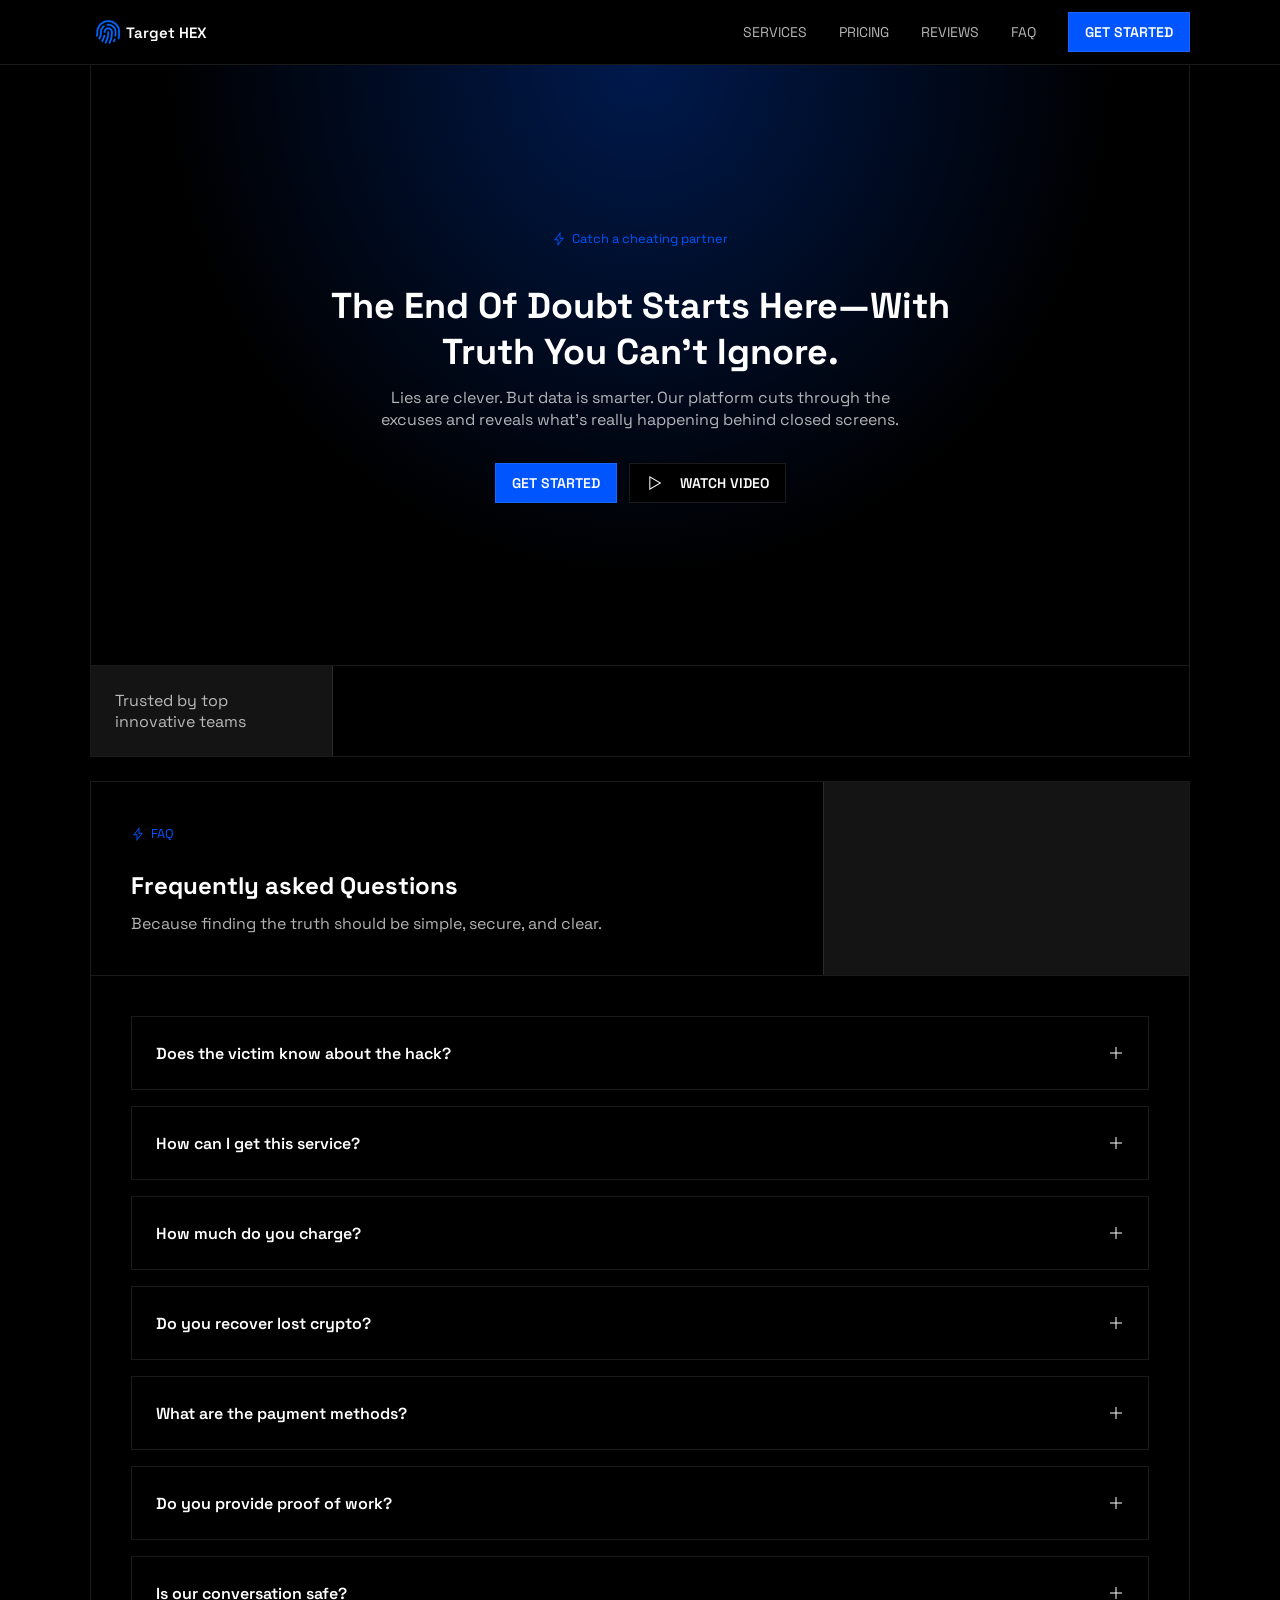
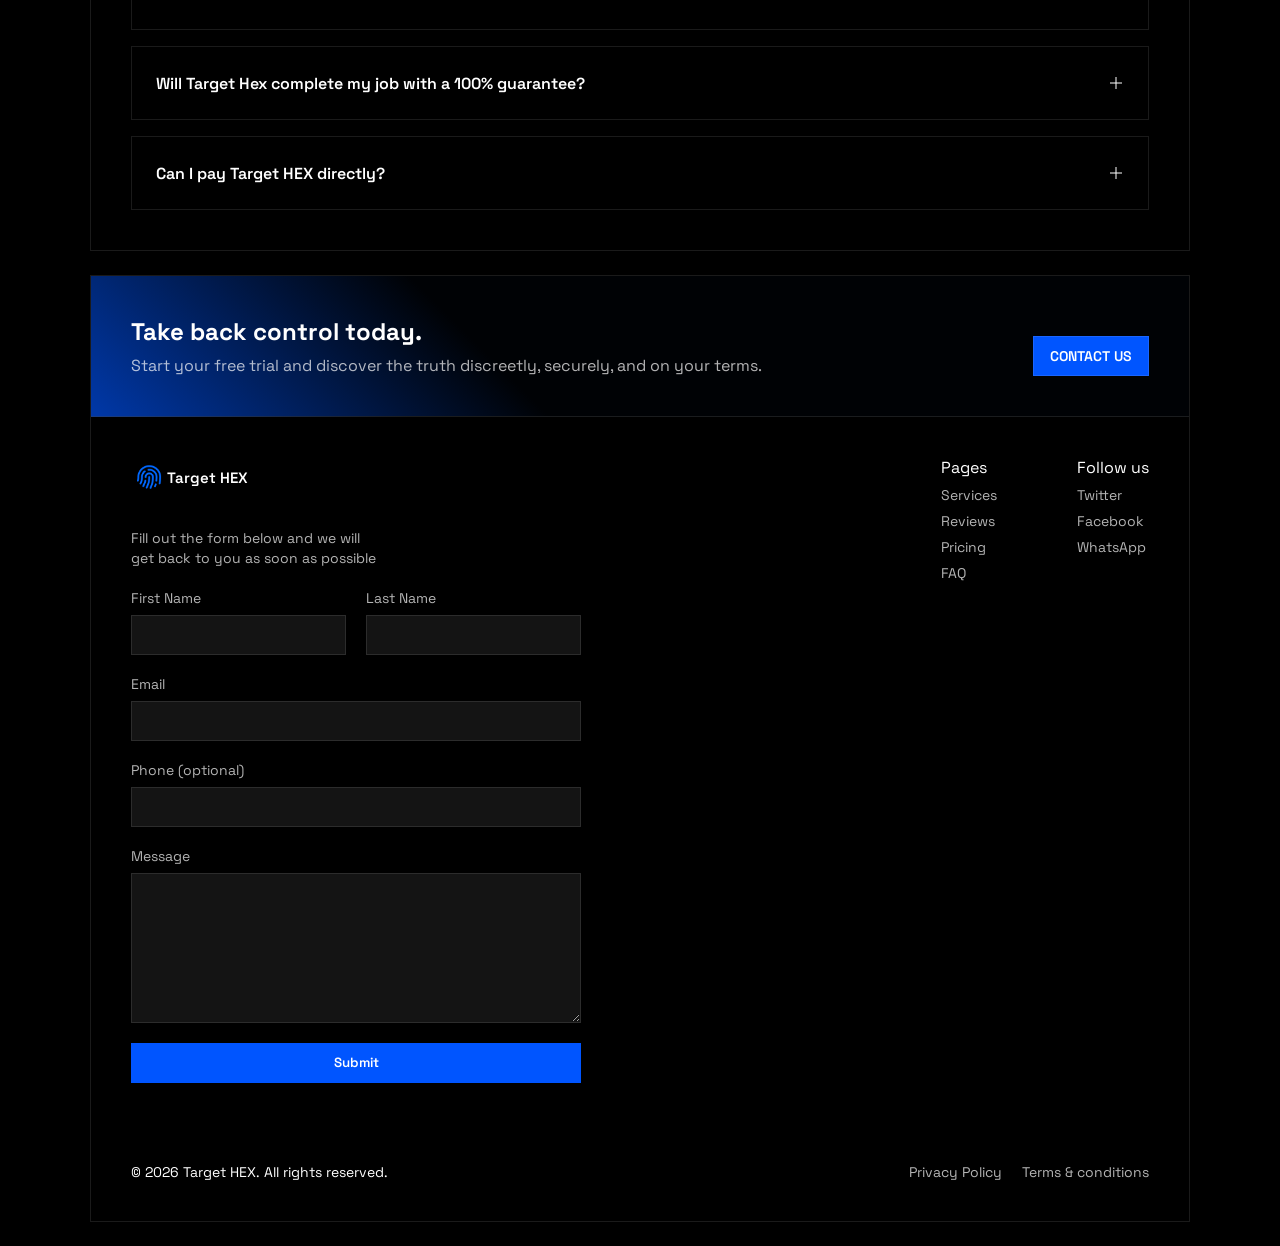
<file: Privacy Policy/index.html>
<!DOCTYPE html>
<html lang="en">
<head>
    <meta charset="UTF-8">
    <meta name="viewport" content="width=device-width, initial-scale=1.0">
    <title>Target HEX | Home</title>
    <link rel="stylesheet" href="/style.css">
</head>
<body>
    <div class="page-container">
        <div class="container" id="nav">
            <div class="nav-wrap">
                <a href="/">
                    <div class="logo-container">
                        <img src="/images/logo.png">
                        <p>Target HEX</p>
                    </div>
                </a>
                <div class="nav-links-wrap">
                    <a href="#services">
                        Services
                    </a>
                    <a href="#pricing">
                        Pricing
                    </a>
                    <a href="/Reviews/index.html">
                        Reviews
                    </a>
                    <a href="#faq">
                        FAQ
                    </a>
                    <a href="https://wa.me/13155722378">
                        <button class="primary">Get Started</button>
                    </a>
                </div>
                <div class="menu-btn">
                    <!-- <svg width="24" height="24" viewBox="0 0 24 24" fill="none" xmlns="http://www.w3.org/2000/svg">
                        <path d="M21 11.2497H3V12.7497H21V11.2497Z" fill="#0055ff"/>
                        <path d="M21 6.49976H3V7.99976H21V6.49976Z" fill="#0055ff"/>
                        <path d="M21 15.9998H3V17.4998H21V15.9998Z" fill="#0055ff"/>
                    </svg> -->
                    <img src="/icons/menu.svg" class="open-close-btn">
                </div>
            </div>
            <div class="mobile-nav">
                <div class="lay">
                    <a href="/">
                        <p>Home</p>
                        <div class="menu-btn">
                            <svg width="24" height="24" viewBox="0 0 24 24" fill="none" xmlns="http://www.w3.org/2000/svg">
                                <path fill-rule="evenodd" clip-rule="evenodd" d="M3 11V21H11V15H13V21H21V11L12 2L3 11ZM12 4.12132L19.5 11.6213V19.5H14.5V13.5H9.5V19.5H4.5V11.6213L12 4.12132Z" fill="#0055ff"/>
                            </svg>
                        </div>
                    </a>
                </div>

                <div class="lay">
                    <a href="#video">
                        <p>Watch video</p>
                        <div class="menu-btn">
                            <svg width="24" height="24" viewBox="0 0 24 24" fill="none" xmlns="http://www.w3.org/2000/svg">
                                <path fill-rule="evenodd" clip-rule="evenodd" d="M23 12L5 22.4V1.59998L23 12ZM6.5 4.19901L20.0017 12L6.5 19.8009V4.19901Z" fill="#0055ff"/>
                            </svg>
                        </div>
                    </a>
                </div>

                <div class="lay">
                    <a href="#services">
                        <p>Services</p>
                        <div class="menu-btn">
                            <svg width="24" height="24" viewBox="0 0 24 24" fill="none" xmlns="http://www.w3.org/2000/svg">
                                <path fill-rule="evenodd" clip-rule="evenodd" d="M22 12C22 17.5228 17.5228 22 12 22C6.47715 22 2 17.5228 2 12C2 6.47715 6.47715 2 12 2C17.5228 2 22 6.47715 22 12ZM14.6533 3.9223C17.8206 4.96205 20.1669 7.81282 20.4674 11.25H16.4875C16.3871 8.24126 15.6877 5.60305 14.6533 3.9223ZM16.4875 12.75C16.3871 15.7587 15.6877 18.397 14.6533 20.0777C17.8206 19.038 20.1669 16.1872 20.4674 12.75H16.4875ZM9.34674 3.9223C6.17936 4.96205 3.83313 7.81282 3.53263 11.25H7.51247C7.61286 8.24126 8.31232 5.60305 9.34674 3.9223ZM7.51247 12.75H3.53263C3.83313 16.1872 6.17936 19.038 9.34674 20.0777C8.31232 18.397 7.61286 15.7587 7.51247 12.75ZM10.1859 5.54448C9.54619 6.96606 9.09513 8.9629 9.01335 11.25H14.9867C14.9049 8.9629 14.4538 6.96606 13.8141 5.54448C13.042 3.82873 12.2847 3.5 12 3.5C11.7153 3.5 10.958 3.82873 10.1859 5.54448ZM14.9867 12.75H9.01335C9.09513 15.0371 9.54619 17.0339 10.1859 18.4555C10.958 20.1713 11.7153 20.5 12 20.5C12.2847 20.5 13.042 20.1713 13.8141 18.4555C14.4538 17.0339 14.9049 15.0371 14.9867 12.75Z" fill="#0055ff"/>
                            </svg>
                        </div>
                    </a>
                </div>

                <div class="lay">
                    <a href="/Reviews/index.html">
                        <p>Reviews</p>
                        <div class="menu-btn">
                            <svg width="24" height="24" viewBox="0 0 24 24" fill="none" xmlns="http://www.w3.org/2000/svg">
                                <path fill-rule="evenodd" clip-rule="evenodd" d="M20.7341 4.95282C19.6061 3.82677 18.0774 3.19433 16.4835 3.19434C14.8576 3.20205 13.2986 3.84224 12.1365 4.97934L12 5.10811L11.8635 4.97934C10.7014 3.84224 9.14237 3.20205 7.51651 3.19434C5.92265 3.19433 4.39392 3.82677 3.2659 4.95282C2.13789 6.07886 1.50278 7.60649 1.5 9.20035C1.5 12.4344 2.6865 13.9779 7.98901 18.1674L12 21.2806L16.011 18.1674C21.3135 13.9779 22.5 12.4344 22.5 9.20035C22.4972 7.60649 21.8621 6.07886 20.7341 4.95282ZM10.8144 6.05147L10.8242 6.06102L12 7.17035L13.1758 6.06102L13.1856 6.05147C14.0683 5.18775 15.2522 4.70112 16.487 4.69434C17.6823 4.69527 18.8284 5.16993 19.6744 6.0144C20.5209 6.8595 20.9977 8.00591 21 9.20207C20.9998 10.5692 20.7671 11.4351 20.0326 12.4409C19.2115 13.5652 17.7505 14.8811 15.0861 16.9865L12 19.3818L8.91389 16.9864C6.24947 14.8811 4.7885 13.5652 3.96744 12.4409C3.23286 11.435 3.00015 10.5691 3 9.20171C3.00242 8.00568 3.47915 6.85941 4.32564 6.0144C5.17158 5.16993 6.31775 4.69527 7.51296 4.69434C8.74783 4.70112 9.93174 5.18775 10.8144 6.05147Z" fill="#0055ff"/>
                            </svg>
                        </div>
                    </a>
                </div>

                <div class="lay">
                    <a href="#faq">
                        <p>FAQ</p>
                        <div class="menu-btn">
                            <svg width="24" height="24" viewBox="0 0 24 24" fill="none" xmlns="http://www.w3.org/2000/svg">
                                <path d="M21 11.2498H6V12.7498H21V11.2498Z" fill="#0055ff"/>
                                <path d="M4.5 11.2498H3V12.7498H4.5V11.2498Z" fill="#0055ff"/>
                                <path d="M21 6.49976H6V7.99976H21V6.49976Z" fill="#0055ff"/>
                                <path d="M4.5 6.49976H3V7.99976H4.5V6.49976Z" fill="#0055ff"/>
                                <path d="M21 15.9998H6V17.4998H21V15.9998Z" fill="#0055ff"/>
                                <path d="M4.5 15.9998H3V17.4998H4.5V15.9998Z" fill="#0055ff"/>
                            </svg>
                        </div>
                    </a>
                </div>

                <a href="https://wa.me/13155722378">
                    <button class="primary">Get Started</button>
                </a>
                
            </div>
        </div>
        <div class="container" id="header">
            <div class="wrap header-wrap">
                <div class="top-header">
                    <div class="framer-1mfv3g0">
                        <div class="framer-ygkh6z" data-framer-name="Pattern">
                            <div class="el" data-framer-background-image-wrapper="true" style="position: absolute; border-radius: inherit; background: radial-gradient(43% 85% at 50% 0, #0055ff4d 0%, #000 100%); corner-shape: inherit; inset: 0px; background-image: url(&quot;https://framerusercontent.com/images/5AXsK3MyGYovv57LsfY0T3kRQU.png?width=79&amp;height=79&quot;); background-repeat: repeat; background-position: left top; border: 0px; opacity: 0.05;z-index: 0; pointer-events: none; background-size: 60px; "></div>
                        </div>
                    </div>

                    <div class="header-text-wrap">
                        <div class="tag">
                            <svg width="24" height="24" viewBox="0 0 24 24" fill="none" xmlns="http://www.w3.org/2000/svg">
                                <g clip-path="url(#clip0_31_5843)">
                                    <path fill-rule="evenodd" clip-rule="evenodd" d="M9.5 24V14H3.5L14.5 0V10H20.5L9.5 24ZM17.4138 11.5L11 19.663V12.5H6.5862L13 4.33698V11.5H17.4138Z"/>
                                </g>
                                <defs>
                                    <clipPath id="clip0_31_5843">
                                        <rect width="24" height="24" fill="white"/>
                                    </clipPath>
                                </defs>
                            </svg>          
                            <span>Catch a cheating partner</span>
                        </div>

                        <div class="title-sub">
                            <h1>The end of doubt starts here—with truth you can’t ignore.</h1>
                            <p>Lies are clever. But data is smarter. Our platform cuts through the excuses and reveals what’s really happening behind closed screens.</p>
                        </div>


                        <div class="header-buttons">
                            <a href="https://wa.me/13155722378">
                                <button class="primary">Get started</button>
                            </a>
                            <a href="#video">
                                <button class="secondary"  class="video-button">
                                    <svg width="24" height="24" viewBox="0 0 24 24" fill="none" xmlns="http://www.w3.org/2000/svg">
                                        <path fill-rule="evenodd" clip-rule="evenodd" d="M23 12L5 22.4V1.59998L23 12ZM6.5 4.19901L20.0017 12L6.5 19.8009V4.19901Z" fill="#fff"/>
                                    </svg>
                                    Watch video
                                </button>
                            </a>
                        </div>
                    </div>
                </div>
                <div class="bottom-header">
                    <div class="left-hook">
                        <p>Trusted by top innovative teams</p>
                    </div>
                    <div class="right-hook">

                    </div>
                </div>
            </div>
        </div>
        
        <div class="container" id="faq">
            <div class="wrap">
                <div class="section-head">
                    <div class="section-title-sub">
                        <div class="tag">
                            <svg width="24" height="24" viewBox="0 0 24 24" fill="none" xmlns="http://www.w3.org/2000/svg">
                                <g clip-path="url(#clip0_31_5843)">
                                    <path fill-rule="evenodd" clip-rule="evenodd" d="M9.5 24V14H3.5L14.5 0V10H20.5L9.5 24ZM17.4138 11.5L11 19.663V12.5H6.5862L13 4.33698V11.5H17.4138Z"/>
                                </g>
                                <defs>
                                    <clipPath id="clip0_31_5843">
                                        <rect width="24" height="24" fill="white"/>
                                    </clipPath>
                                </defs>
                            </svg>
                            <span>FAQ</span>
                        </div>
                        <div class="title-sub-two">
                            <h2>Frequently asked Questions</h2>
                            <p>Because finding the truth should be simple, secure, and clear.</p>
                        </div>
                    </div>
                    <div class="box">

                    </div>
                </div>
                <div class="faq-list">
                    <div class="faq-item">
                        <div class="topper">
                            <p class="question">
                                Does the victim know about the hack?
                            </p>
                            <svg width="24" height="24" viewBox="0 0 24 24" fill="none" xmlns="http://www.w3.org/2000/svg">
                                <path d="M11.2519 2.99988V11.2498H3.00195V12.7498H11.2519V20.9999H12.7519V12.7498H21.0019V11.2498H12.7519V2.99988H11.2519Z" fill="#fff"/>
                            </svg>
                        </div>
                        <div class="answer">
                            <p>Most cases begin showing initial findings within 24–72 hours, depending on the scope and tools deployed. We’ll keep you updated every step of the way.</p>
                        </div>
                    </div>

                    <div class="faq-item">
                        <div class="topper">
                            <p class="question">
                                How can I get this service?
                            </p>
                            <svg width="24" height="24" viewBox="0 0 24 24" fill="none" xmlns="http://www.w3.org/2000/svg">
                                <path d="M11.2519 2.99988V11.2498H3.00195V12.7498H11.2519V20.9999H12.7519V12.7498H21.0019V11.2498H12.7519V2.99988H11.2519Z" fill="#fff"/>
                            </svg>
                        </div>
                        <div class="answer">
                            <p>Reach out on the platform that works best for you—we’ll be sure to reply quickly.</p>
                        </div>
                    </div>

                    <div class="faq-item">
                        <div class="topper">
                            <p class="question">
                                How much do you charge?
                            </p>
                            <svg width="24" height="24" viewBox="0 0 24 24" fill="none" xmlns="http://www.w3.org/2000/svg">
                                <path d="M11.2519 2.99988V11.2498H3.00195V12.7498H11.2519V20.9999H12.7519V12.7498H21.0019V11.2498H12.7519V2.99988H11.2519Z" fill="#fff"/>
                            </svg>
                        </div>
                        <div class="answer">
                            <p>Send a message via our social media handles to enquire about service cost.</p>
                        </div>
                    </div>

                    <div class="faq-item">
                        <div class="topper">
                            <p class="question">
                                Do you recover lost crypto?
                            </p>
                            <svg width="24" height="24" viewBox="0 0 24 24" fill="none" xmlns="http://www.w3.org/2000/svg">
                                <path d="M11.2519 2.99988V11.2498H3.00195V12.7498H11.2519V20.9999H12.7519V12.7498H21.0019V11.2498H12.7519V2.99988H11.2519Z" fill="#fff"/>
                            </svg>
                        </div>
                        <div class="answer">
                            <p>Yes we offer Cryptocurrency recovery services</p>
                        </div>
                    </div>

                    <div class="faq-item">
                        <div class="topper">
                            <p class="question">
                                What are the payment methods?
                            </p>
                            <svg width="24" height="24" viewBox="0 0 24 24" fill="none" xmlns="http://www.w3.org/2000/svg">
                                <path d="M11.2519 2.99988V11.2498H3.00195V12.7498H11.2519V20.9999H12.7519V12.7498H21.0019V11.2498H12.7519V2.99988H11.2519Z" fill="#fff"/>
                            </svg>
                        </div>
                        <div class="answer">
                            <p>We provide users with an online payment merchant,We as well accept crypto payments via Bitcoins etc.</p>
                        </div>
                    </div>

                    <div class="faq-item">
                        <div class="topper">
                            <p class="question">
                                Do you provide proof of work?
                            </p>
                            <svg width="24" height="24" viewBox="0 0 24 24" fill="none" xmlns="http://www.w3.org/2000/svg">
                                <path d="M11.2519 2.99988V11.2498H3.00195V12.7498H11.2519V20.9999H12.7519V12.7498H21.0019V11.2498H12.7519V2.99988H11.2519Z" fill="#fff"/>
                            </svg>
                        </div>
                        <div class="answer">
                            <p>We do not supply sample data, name, contact, photo or screenshot as some users exploit those to target victims hereby staining the firm's image.</p>
                        </div>
                    </div>

                    <div class="faq-item">
                        <div class="topper">
                            <p class="question">
                                Is our conversation safe?
                            </p>
                            <svg width="24" height="24" viewBox="0 0 24 24" fill="none" xmlns="http://www.w3.org/2000/svg">
                                <path d="M11.2519 2.99988V11.2498H3.00195V12.7498H11.2519V20.9999H12.7519V12.7498H21.0019V11.2498H12.7519V2.99988H11.2519Z" fill="#fff"/>
                            </svg>
                        </div>
                        <div class="answer">
                            <p>Currently, all of our conversations are encrypted with the SHA-256 algorithm, which means that no eavesdroppers can see or intercept any messages.</p>
                        </div>
                    </div>

                    <div class="faq-item">
                        <div class="topper">
                            <p class="question">
                                Will Target Hex complete my job with a 100% guarantee?
                            </p>
                            <svg width="24" height="24" viewBox="0 0 24 24" fill="none" xmlns="http://www.w3.org/2000/svg">
                                <path d="M11.2519 2.99988V11.2498H3.00195V12.7498H11.2519V20.9999H12.7519V12.7498H21.0019V11.2498H12.7519V2.99988H11.2519Z" fill="#fff"/>
                            </svg>
                        </div>
                        <div class="answer">
                            <p>Average job completion rate is over 97%</p>
                        </div>
                    </div>

                    <div class="faq-item">
                        <div class="topper">
                            <p class="question">
                                Can I pay Target HEX directly?
                            </p>
                            <svg width="24" height="24" viewBox="0 0 24 24" fill="none" xmlns="http://www.w3.org/2000/svg">
                                <path d="M11.2519 2.99988V11.2498H3.00195V12.7498H11.2519V20.9999H12.7519V12.7498H21.0019V11.2498H12.7519V2.99988H11.2519Z" fill="#fff"/>
                            </svg>
                        </div>
                        <div class="answer">
                            <p>Yes. We will provide you with any available online payment merchant tag to pay through •PayPal• Zelle• Apple Pay, etc. You can’t make a direct payment to Target HEX's personal account cause hackers stay anonymous.</p>
                        </div>
                    </div>
                </div>
            </div>
        </div>
        <div class="container" id="footer">
            <div class="wrap">
                <div class="cta">
                    <div>
                        <h2>Take back control today.</h2>
                        <p>Start your free trial and discover the truth discreetly, securely, and on your terms.</p>
                    </div>
                    <a href="https://wa.me/13155722378">
                        <button class="primary">Contact us</button>
                    </a>
                </div>
                <footer>
                    <div class="footer-top">
                        <div class="w-form">
                            <a href="/">
                                <div class="logo-container">
                                    <img src="/images/logo.png">
                                    <p>Target HEX</p>
                                </div>
                            </a>
                            <form action="">
                                <p>Fill out the form below and we will get back to you as soon as possible</p>
                                <div class="side">
                                    <div class="field">
                                        <label for="first-name">First Name</label>
                                        <input id="first-name" type="text" required>
                                    </div>
                                    <div class="field">
                                        <label for="Last-name">Last Name</label>
                                        <input id="last-name" type="text">
                                    </div>
                                </div>
                                <div class="field">
                                    <label for="email">Email</label>
                                    <input id="email" type="email">
                                </div>
                                <div class="field">
                                    <label for="tel">Phone (optional)</label>
                                    <input id="tel" type="tel">
                                </div>
                                <div class="field">
                                    <label for="message">Message</label>
                                    <textarea name="" id="message"></textarea>
                                </div>
                                <button class="complete" type="submit">Submit</button>
                            </form>
                        </div>
                        <div class="w-links">
                            <div>
                                <p>Pages</p>
                                <a href="#services">Services</a>
                                <a href="/Reviews/index.html">Reviews</a>
                                <a href="#pricing">Pricing</a>
                                <a href="faq">FAQ</a>
                            </div>
                            <div>
                                <p>Follow us</p>
                                <a href="https://x.com/targethex">Twitter</a>
                                <a href="https://www.facebook.com/share/1JjVktm4RK/?mibextid=wwXIfr">Facebook</a>
                                <a href="https://wa.me/13155722378">WhatsApp</a>
                            </div>
                        </div>
                    </div>
                    <div class="footer-bottom">
                        <span>© 2026 Target HEX. All rights reserved.</span>
                        <div class="legal">
                            <a href="/Privacy Policy/">Privacy Policy</a>
                            <a href="/Privacy Policy/">Terms & conditions</a>
                        </div>
                    </div>
                </footer>
            </div>
        </div>
    </div>


    <script src="/nav.js"></script>
</body>
</html>
</file>
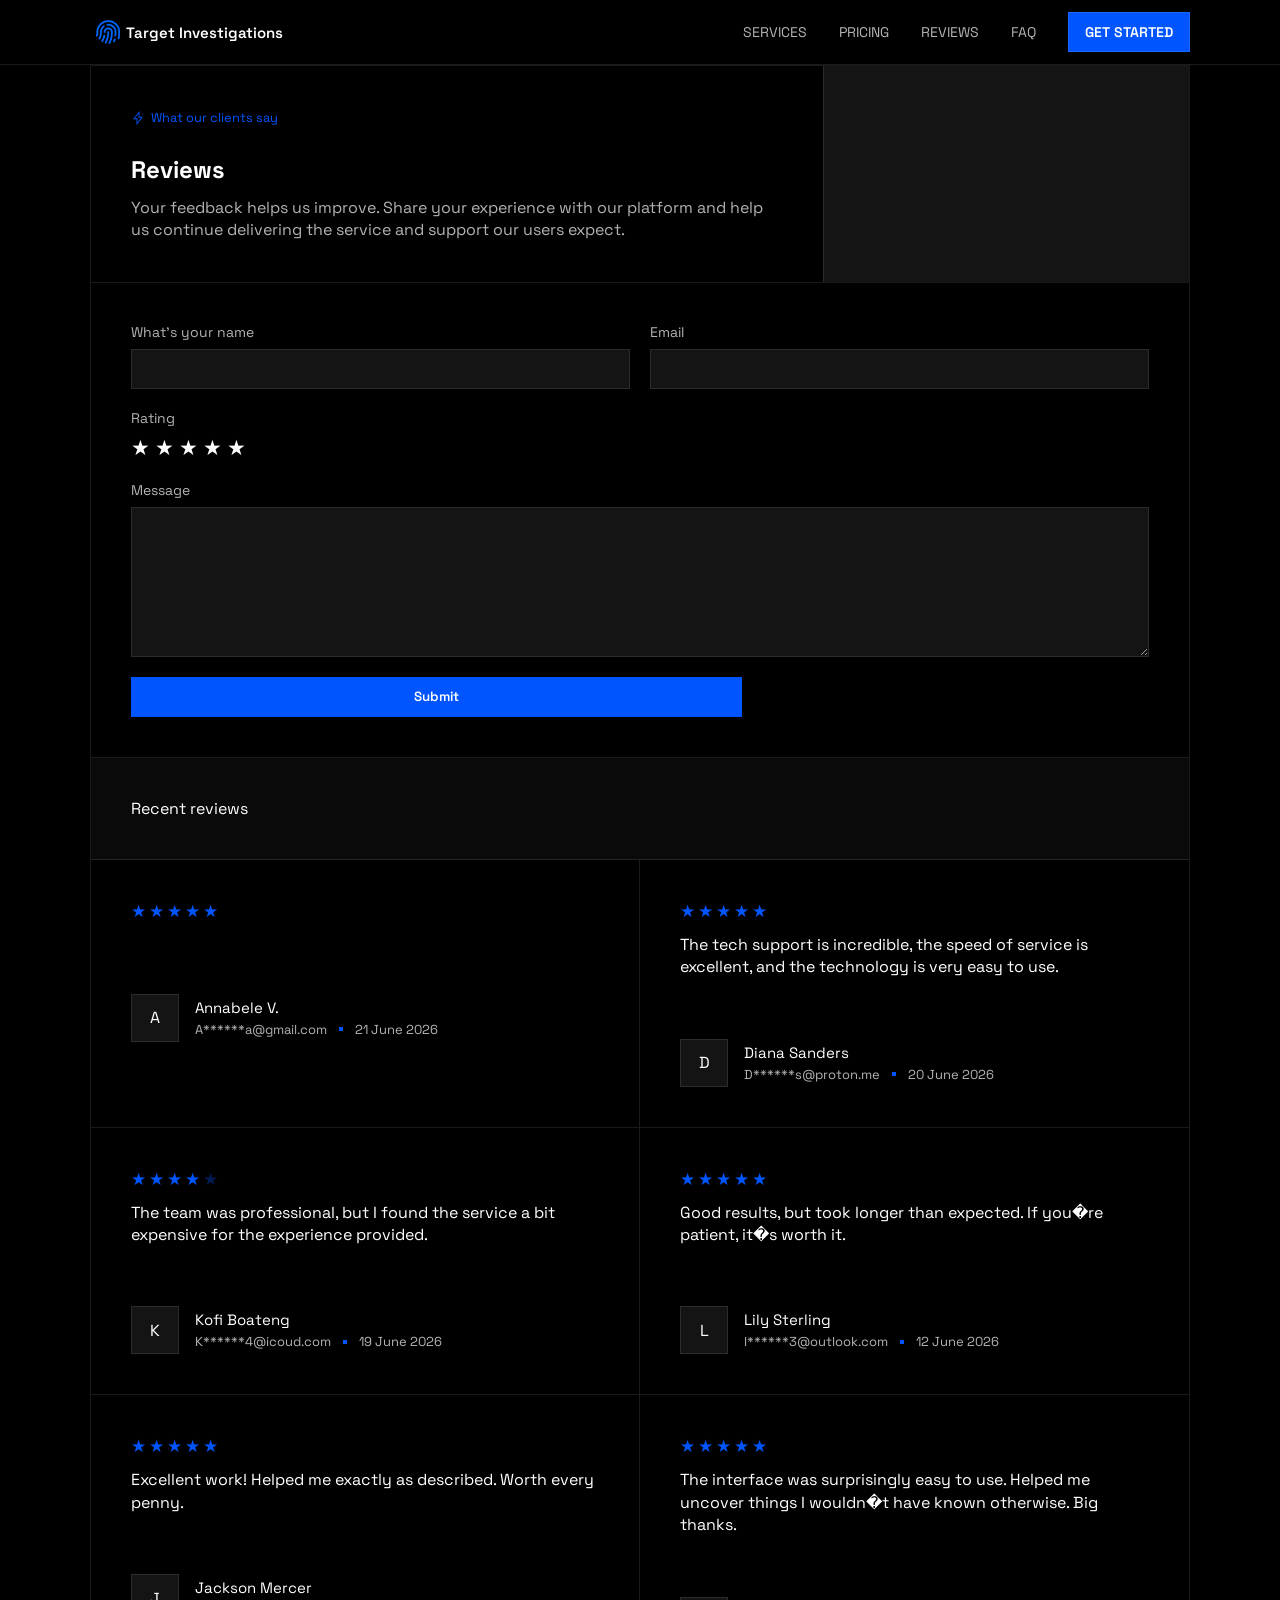
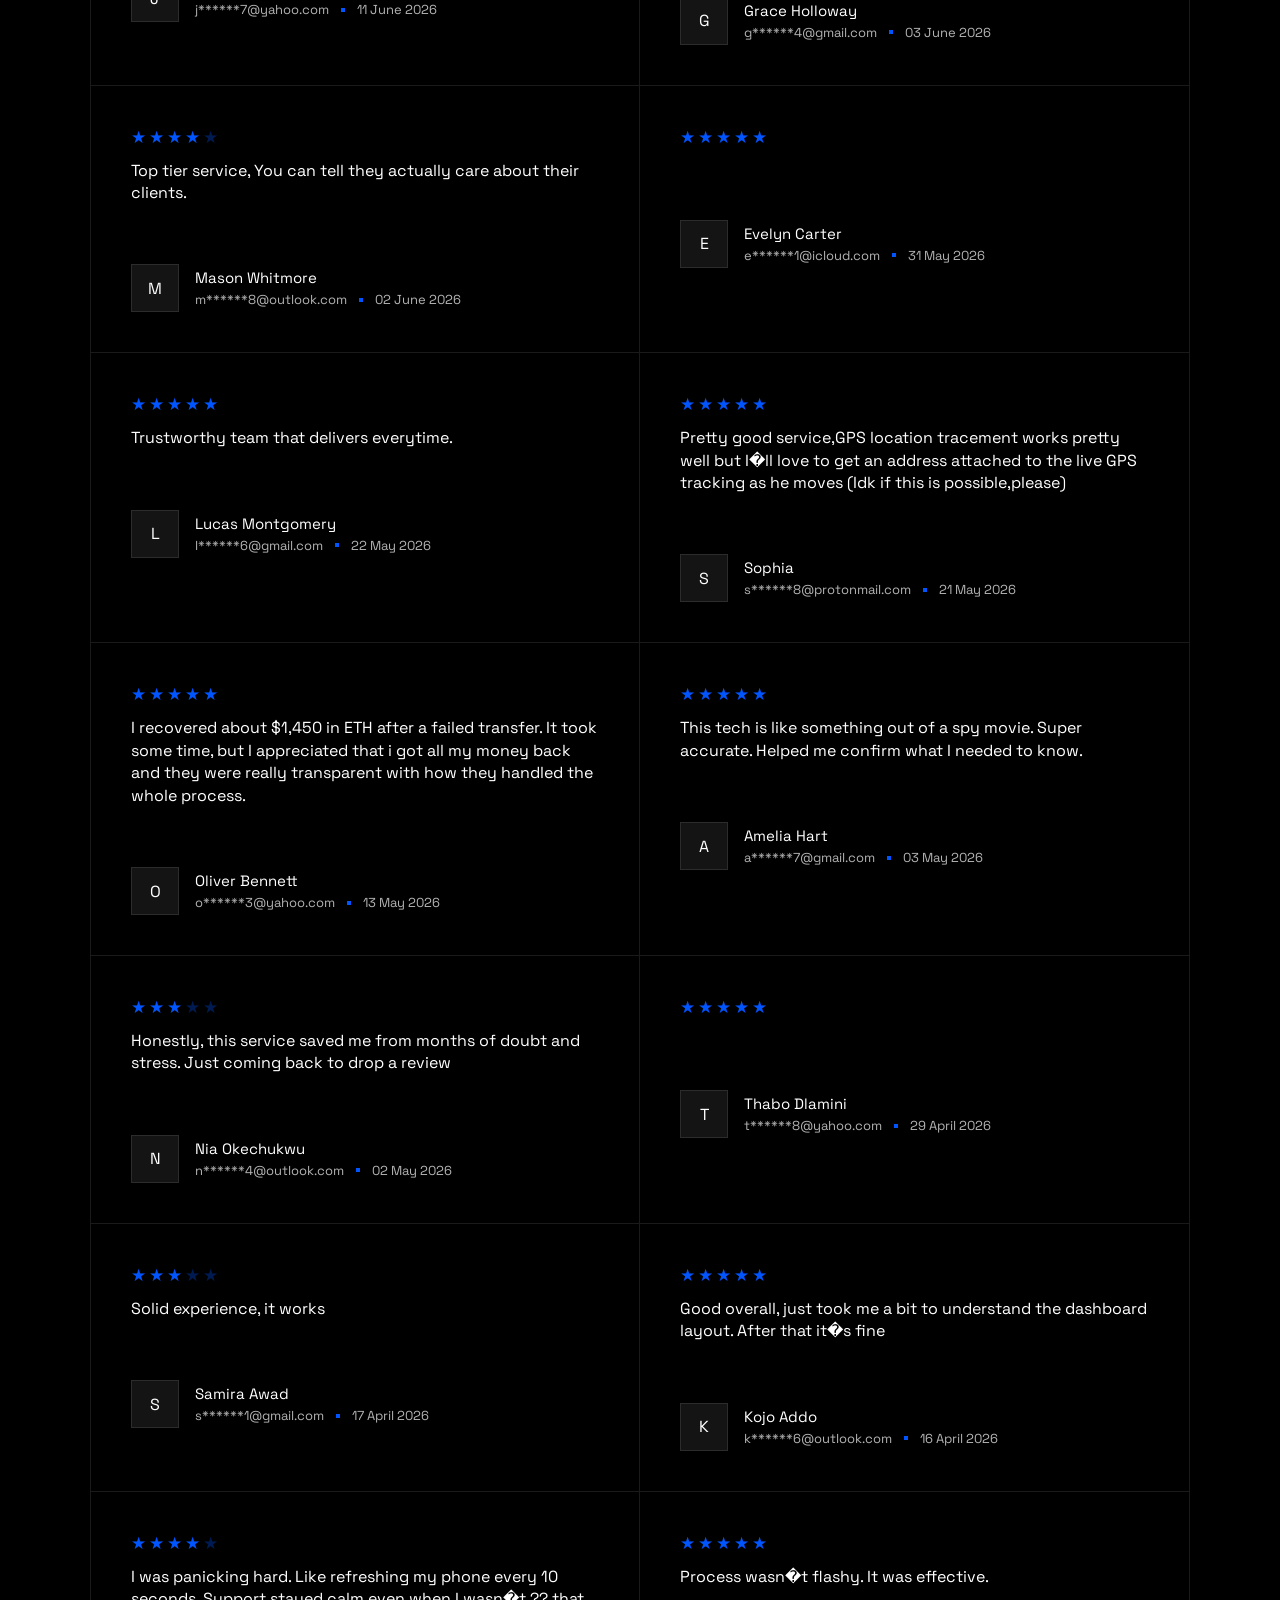
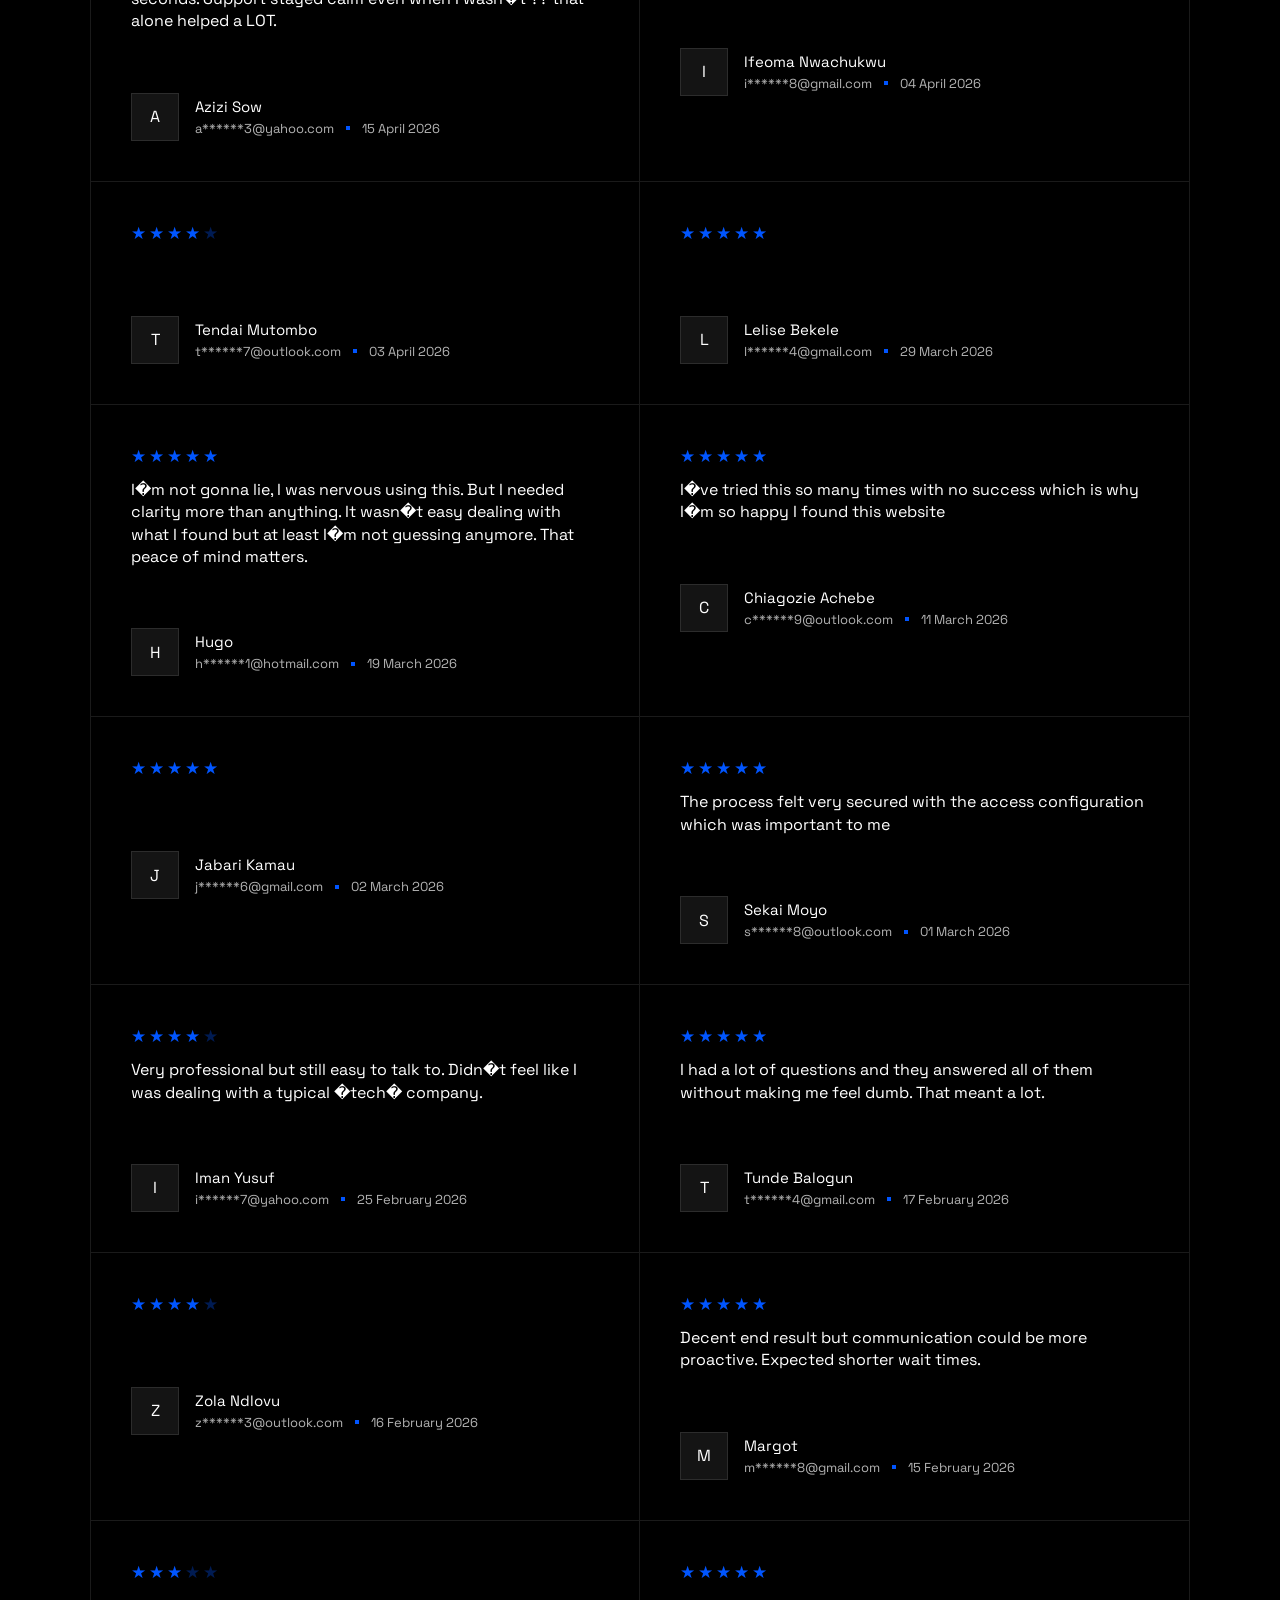
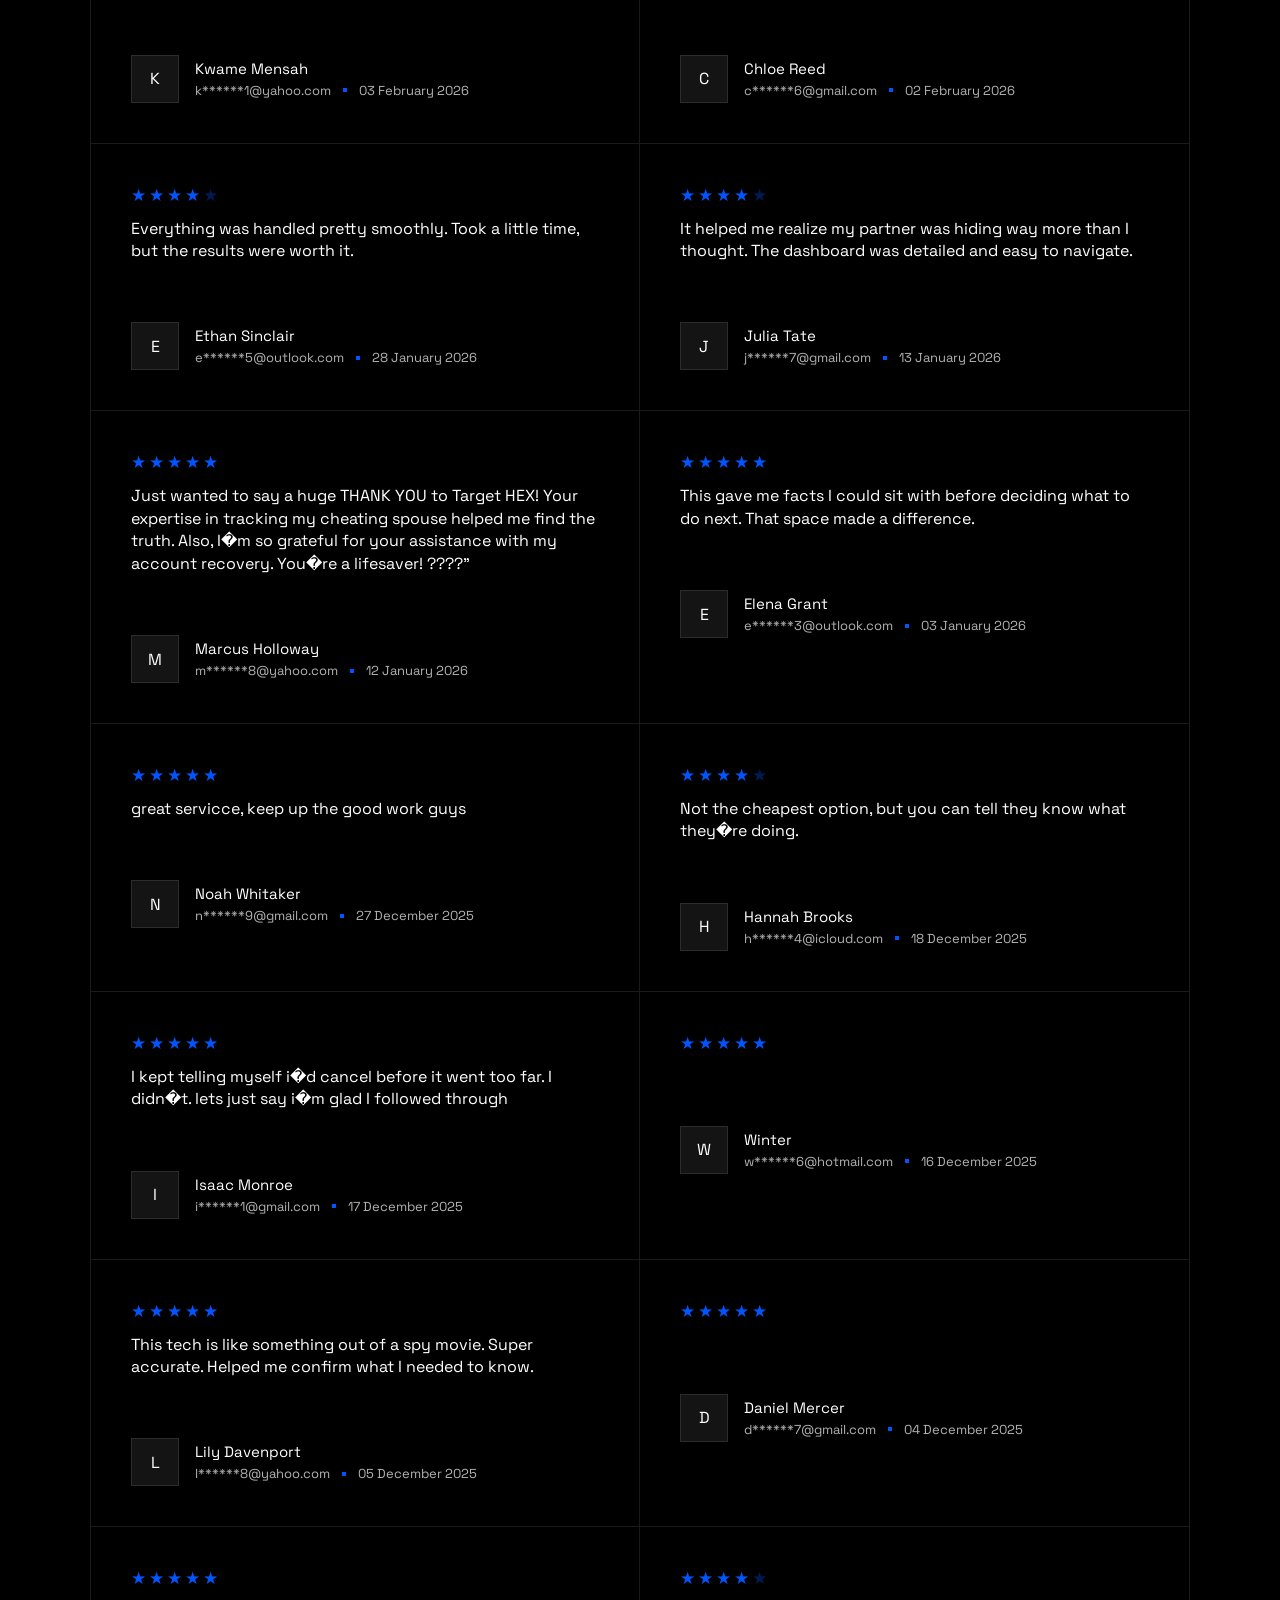
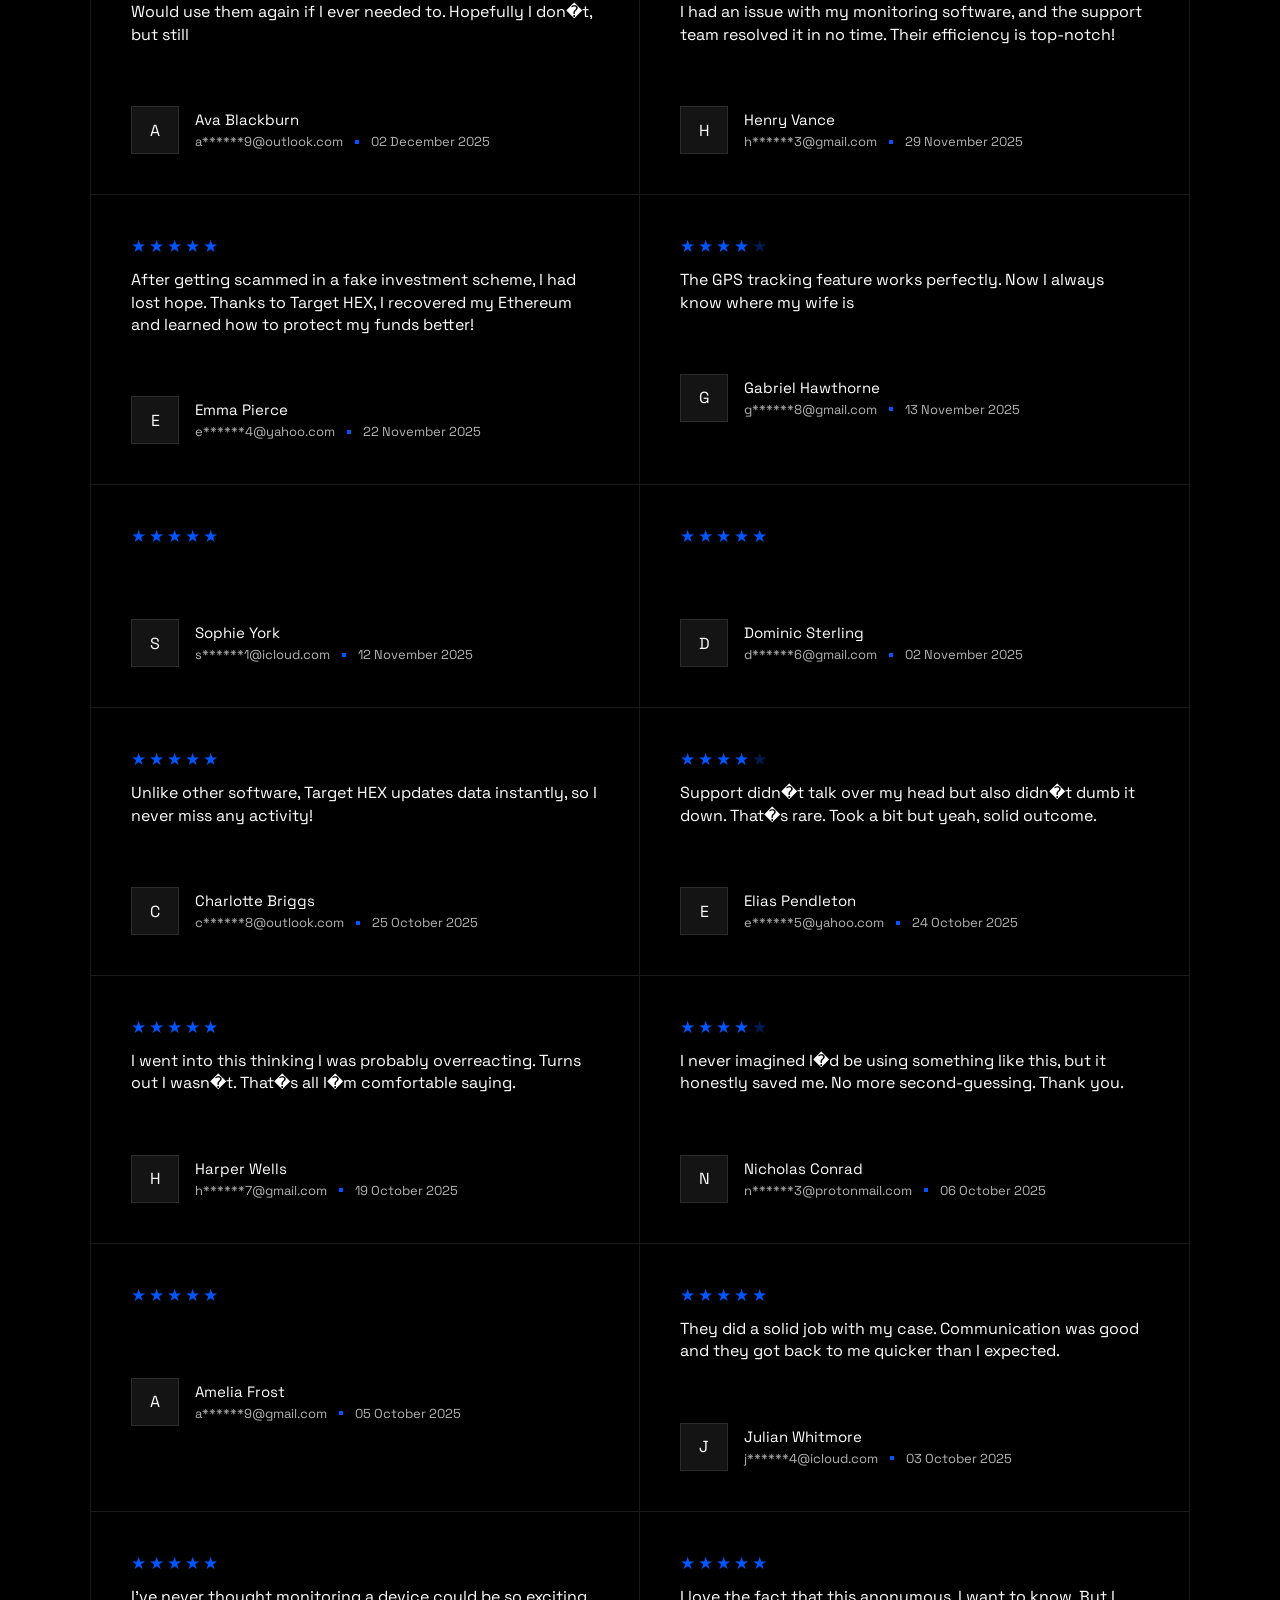
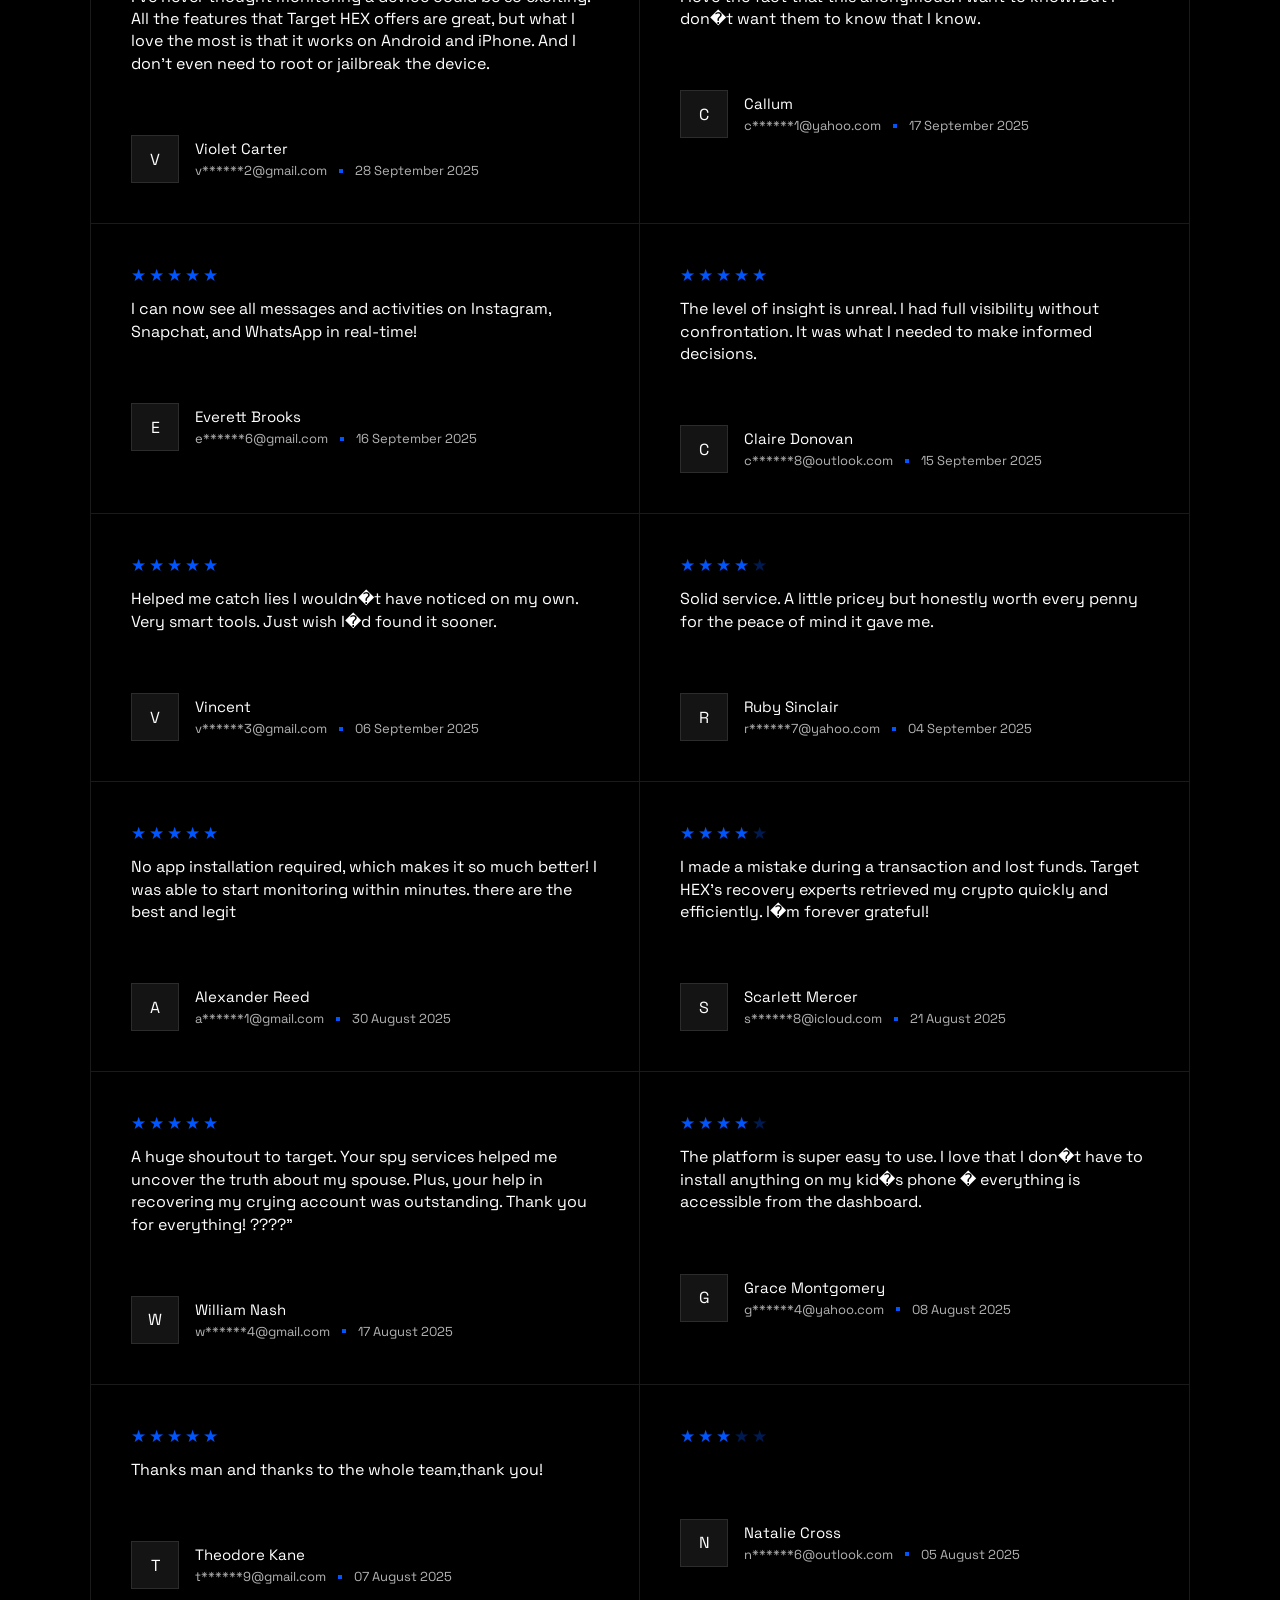
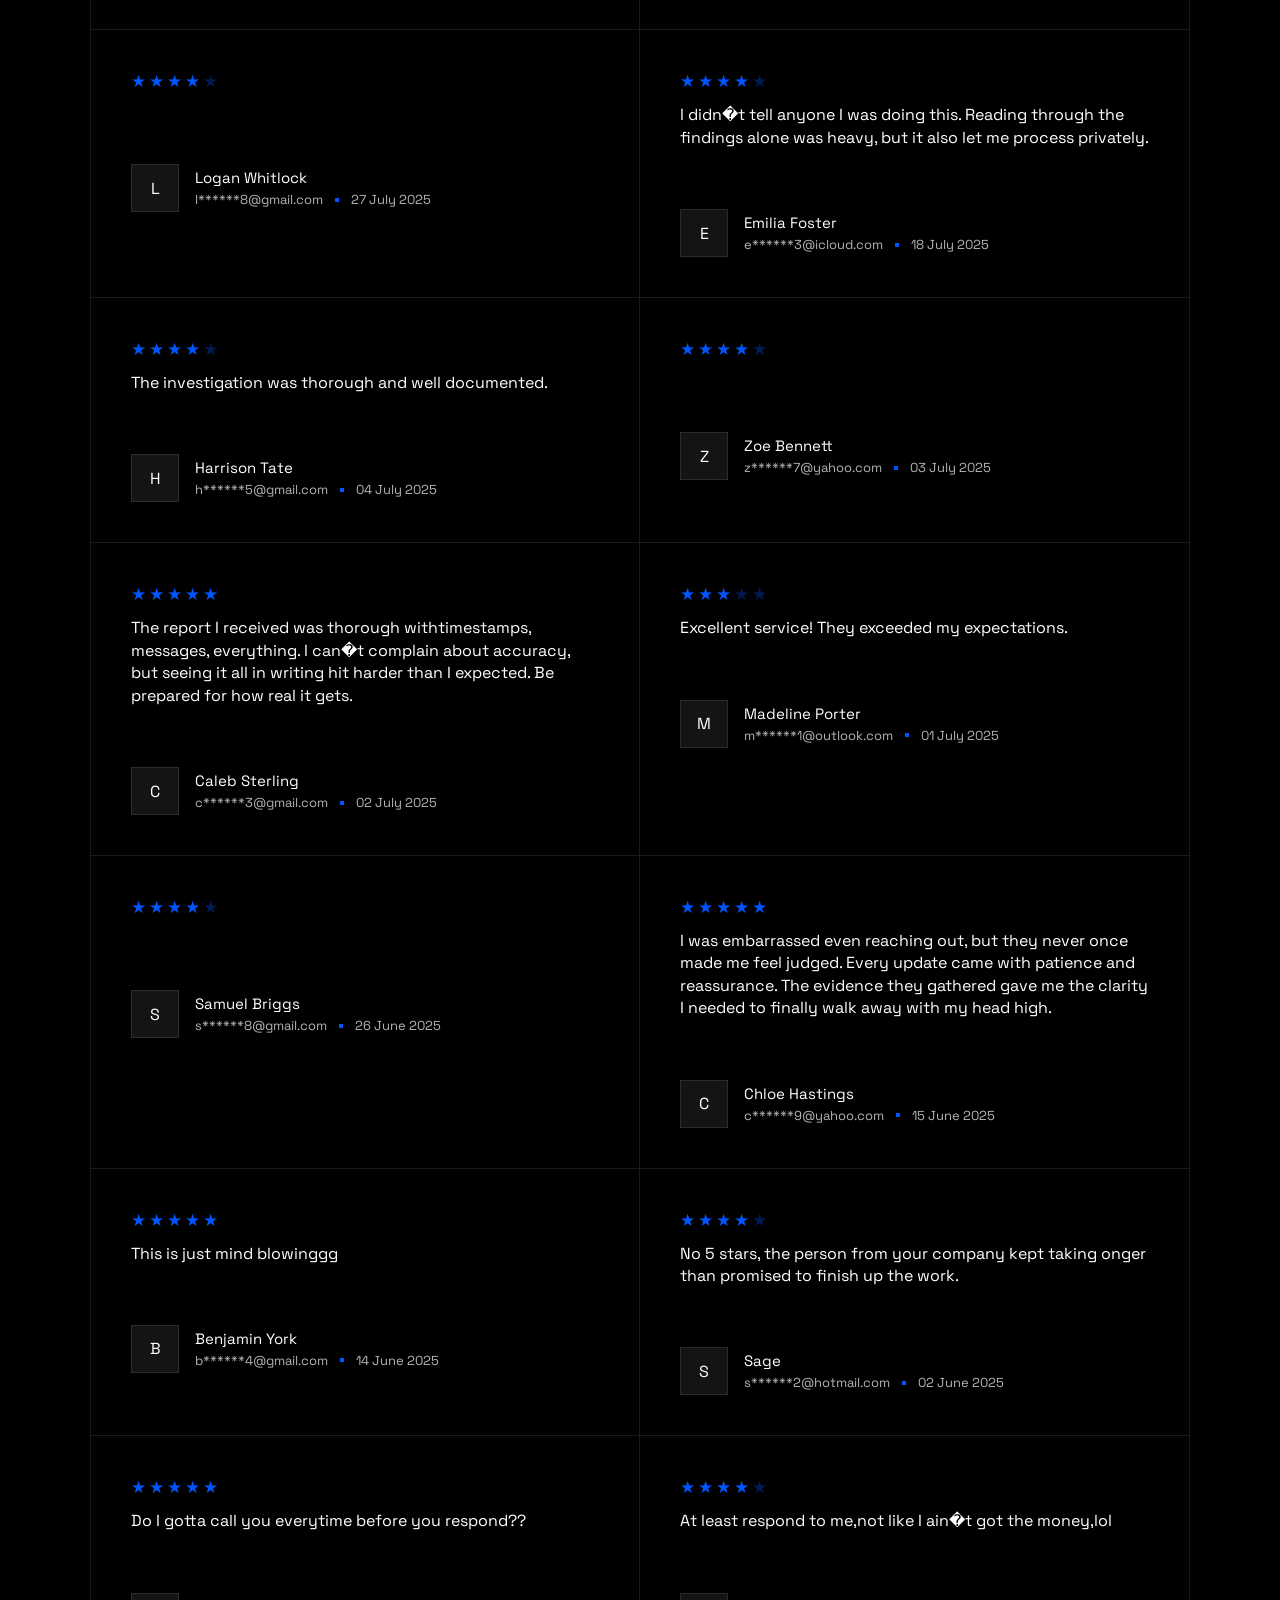
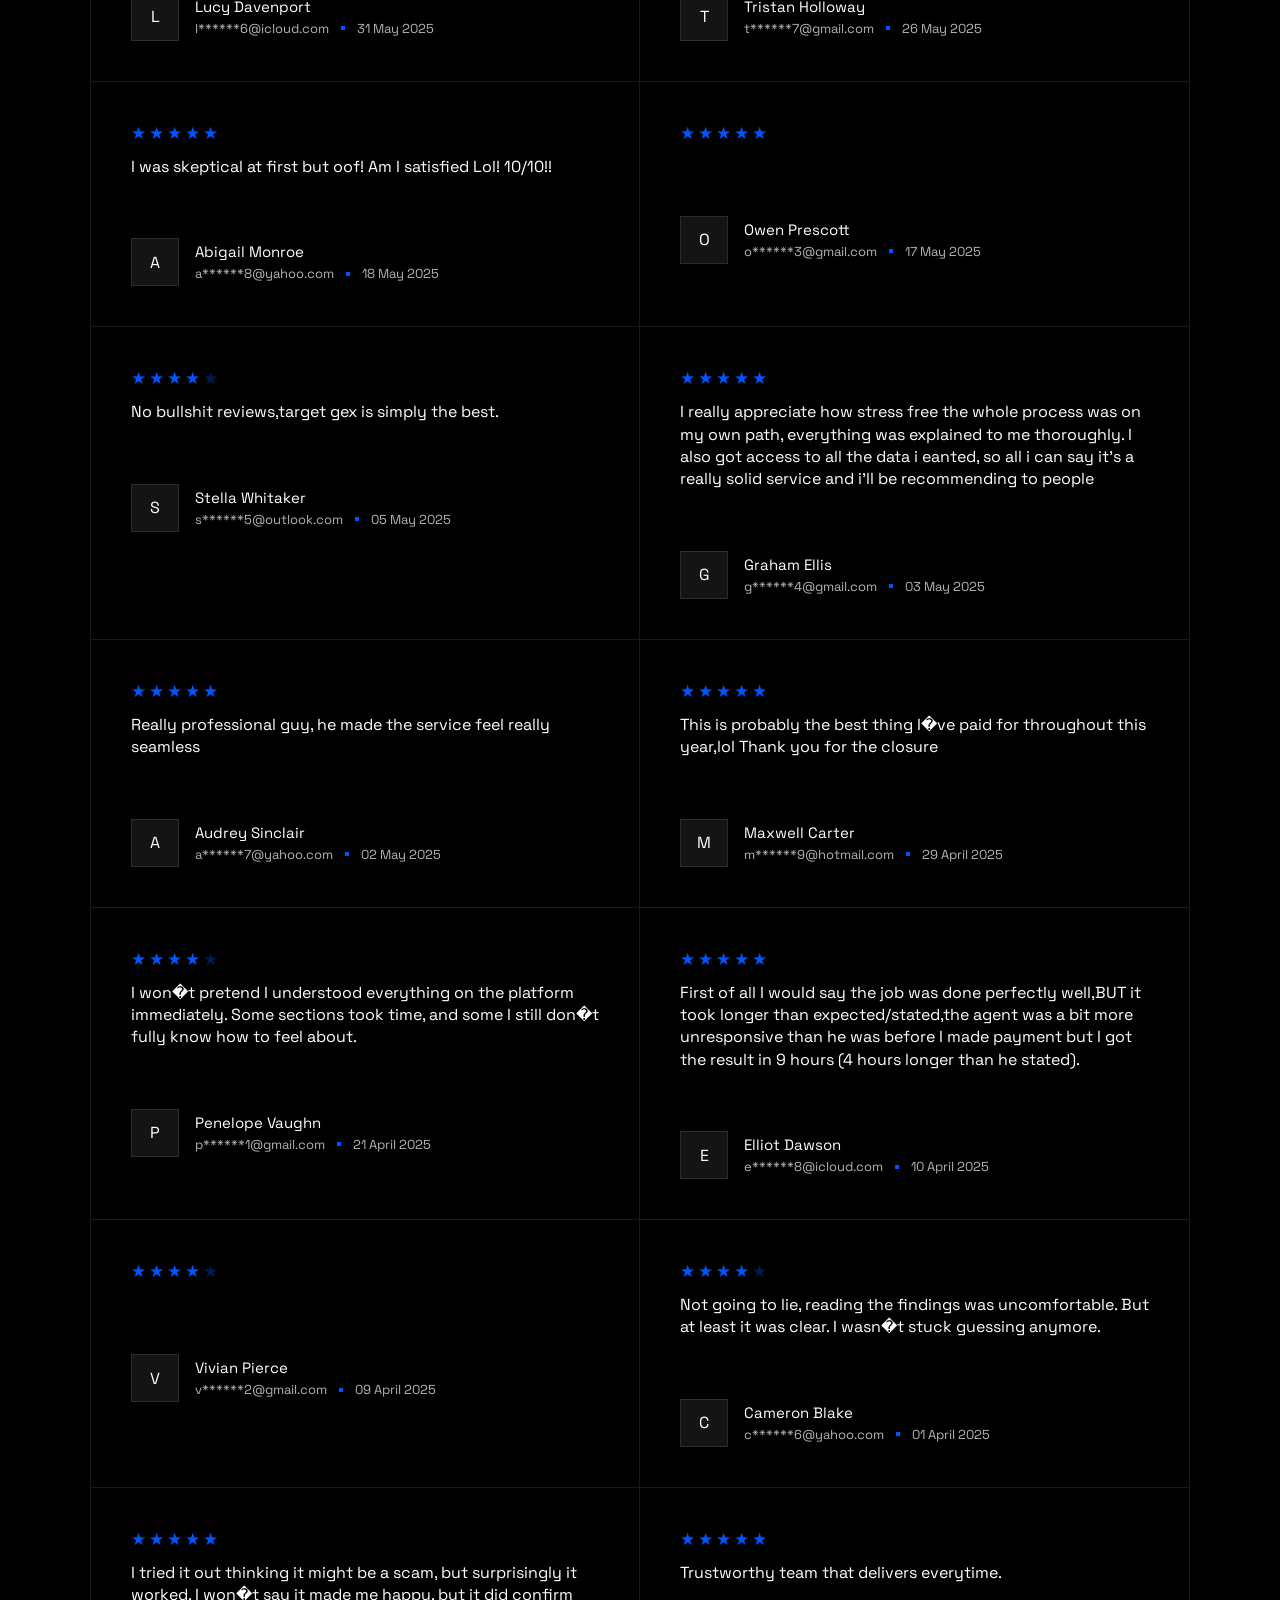
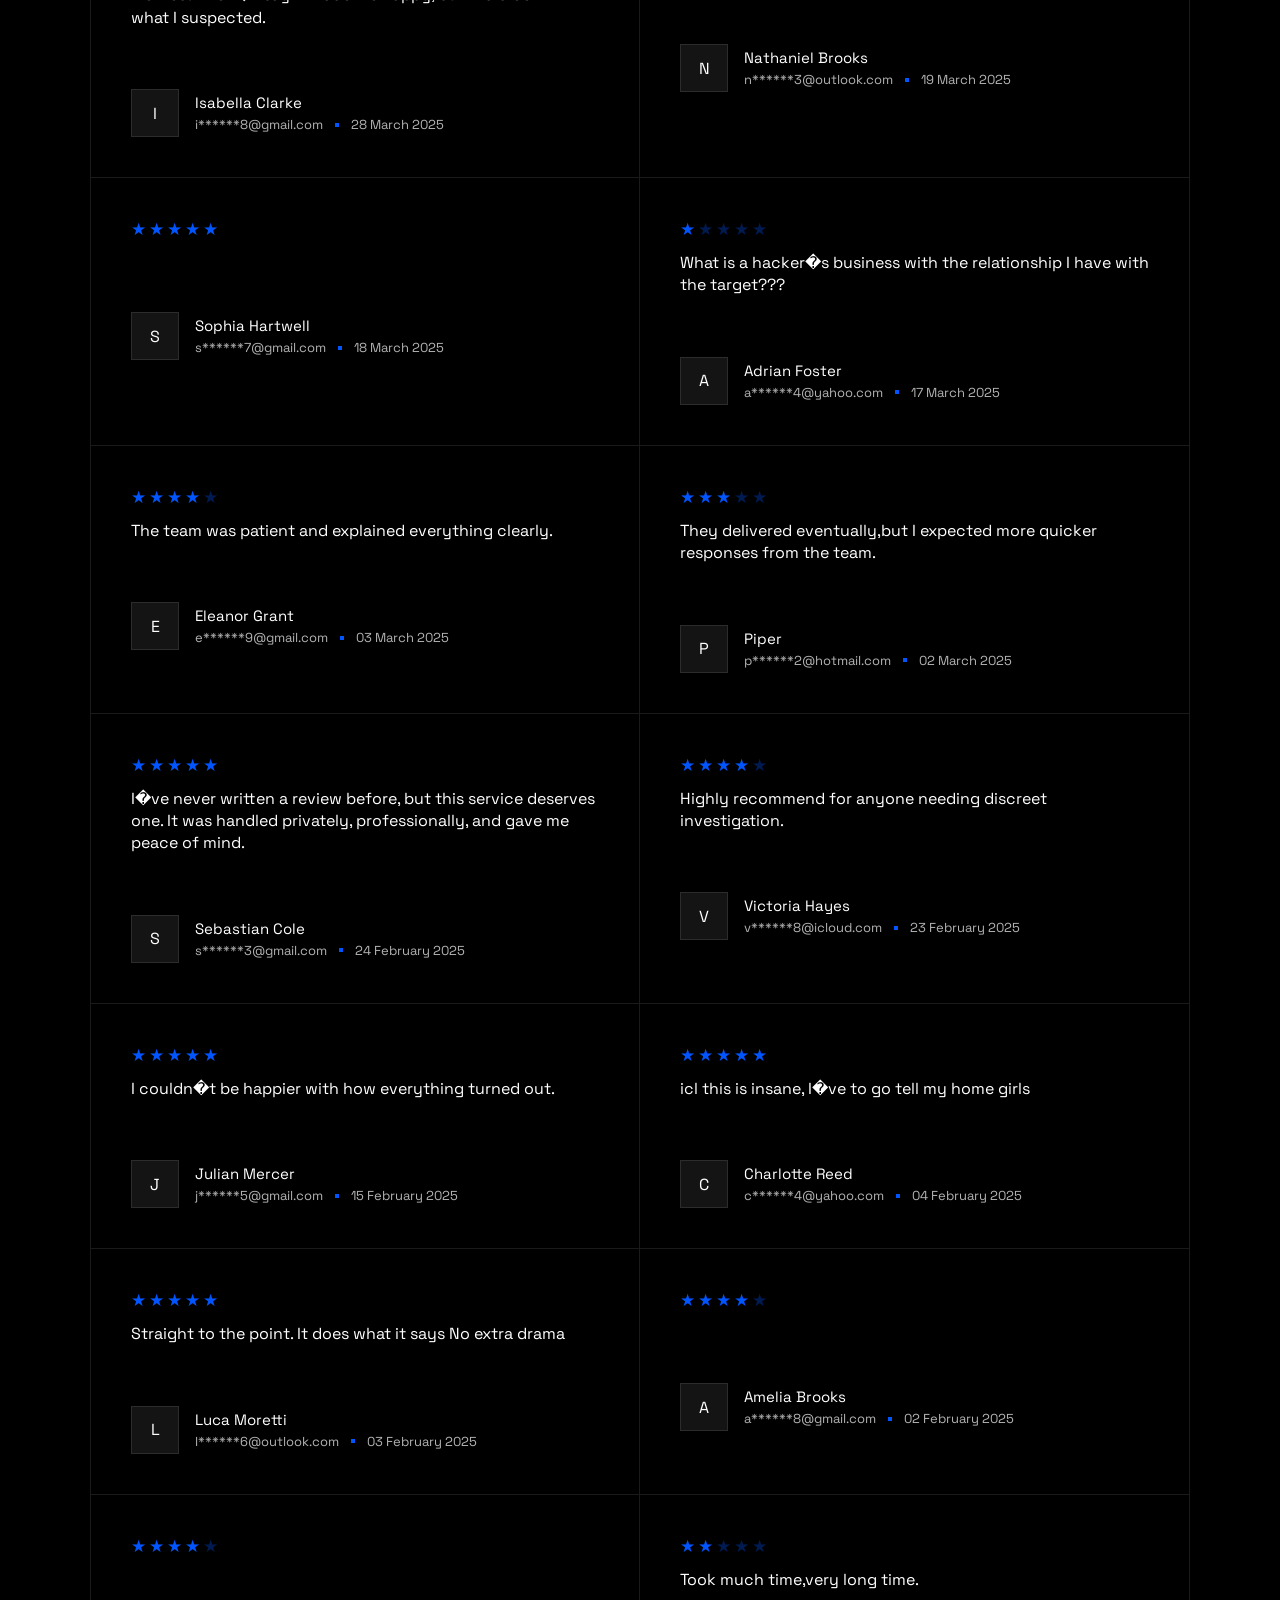
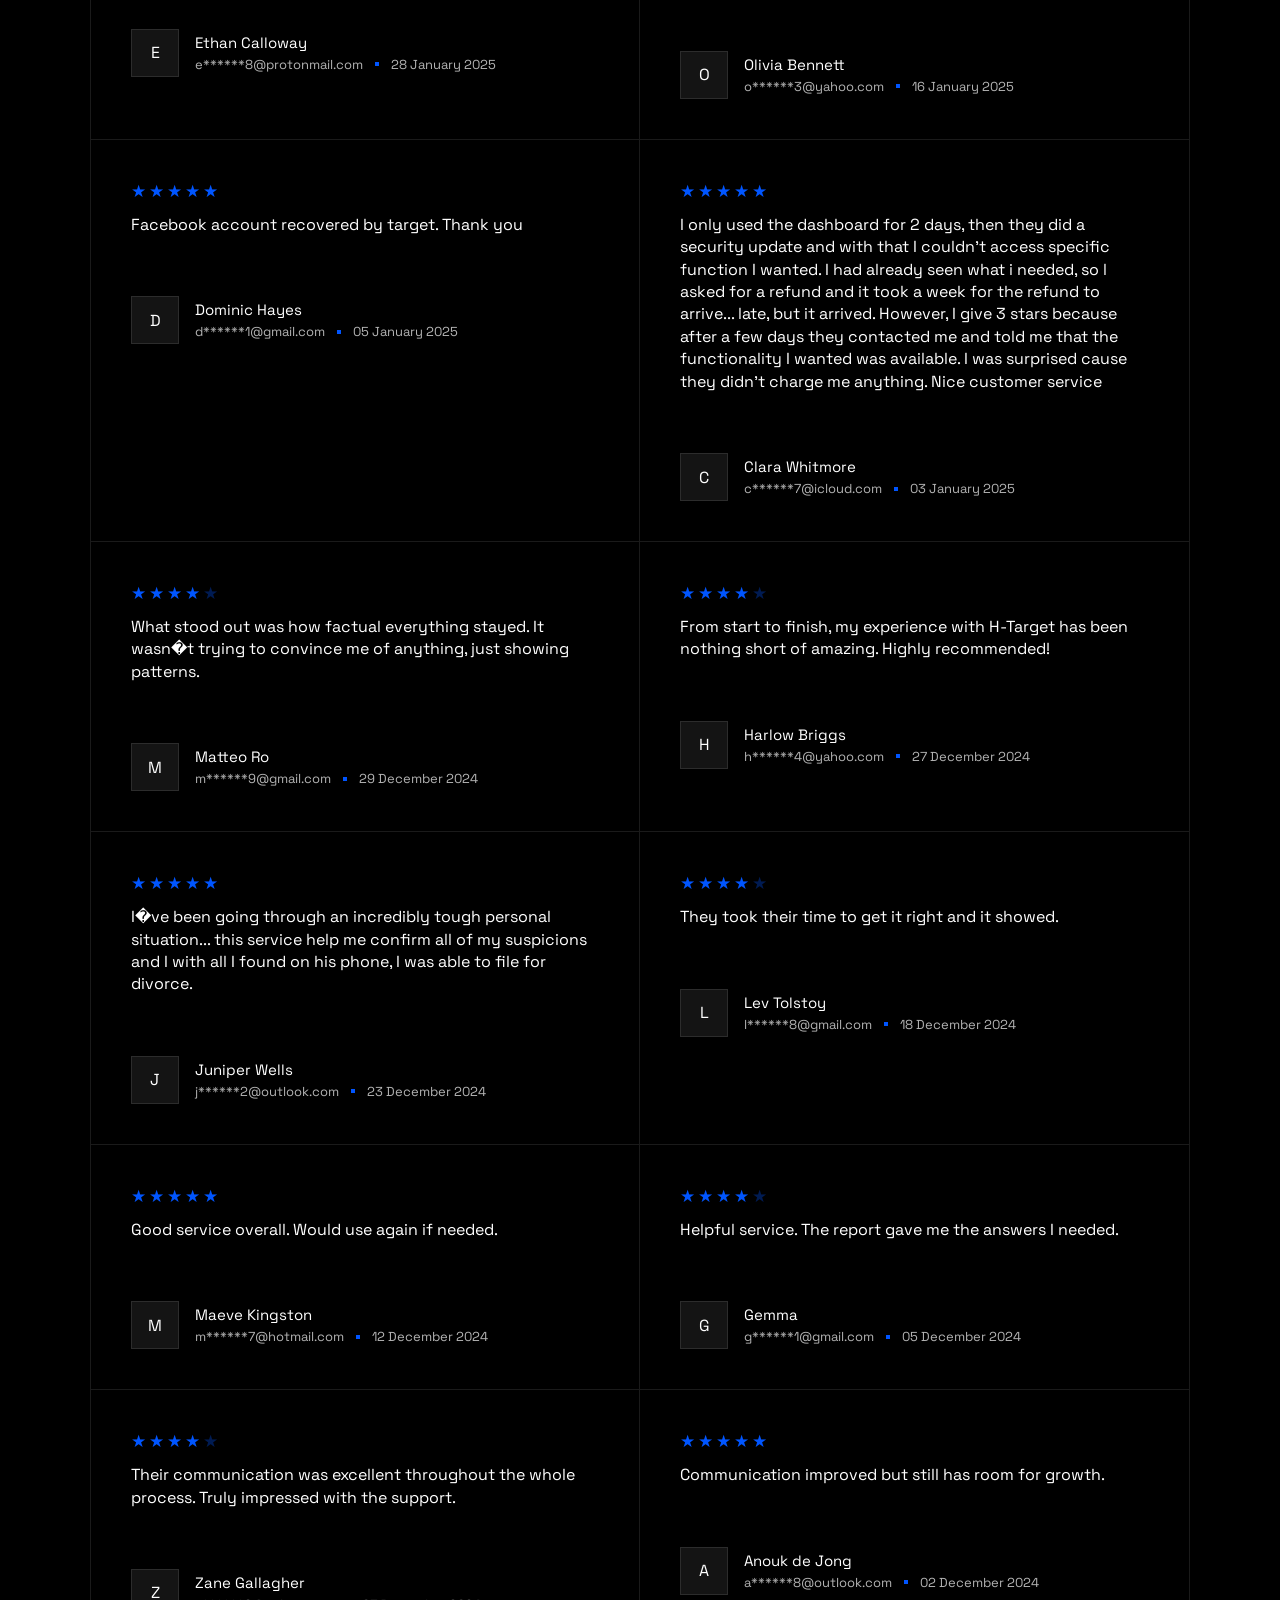
<file: Reviews/index.html>
<!DOCTYPE html>
<html lang="en">
<head>
    <meta charset="UTF-8">
    <meta name="viewport" content="width=device-width, initial-scale=1.0">
    <title>Target Investigations | Reviews</title>
    <link rel="stylesheet" href="/style.css">
    <link rel="stylesheet" href="reviews.css">
</head>
<body>
    <div class="page-container">
        <div class="container" id="nav">
            <div class="nav-wrap">
                <a href="/">
                    <div class="logo-container">
                        <img src="/images/logo.png">
                        <p>Target Investigations</p>
                    </div>
                </a>
                <div class="nav-links-wrap">
                    <a href="#services">
                        Services
                    </a>
                    <a href="#pricing">
                        Pricing
                    </a>
                    <a href="/Reviews/index.html">
                        Reviews
                    </a>
                    <a href="#faq">
                        FAQ
                    </a>
                    <a href="https://wa.me/13155722378">
                        <button class="primary">Get Started</button>
                    </a>
                </div>
                <div class="menu-btn">
                    <!-- <svg width="24" height="24" viewBox="0 0 24 24" fill="none" xmlns="http://www.w3.org/2000/svg">
                        <path d="M21 11.2497H3V12.7497H21V11.2497Z" fill="#0055ff"/>
                        <path d="M21 6.49976H3V7.99976H21V6.49976Z" fill="#0055ff"/>
                        <path d="M21 15.9998H3V17.4998H21V15.9998Z" fill="#0055ff"/>
                    </svg> -->
                    <img src="/icons/menu.svg" class="open-close-btn">
                </div>
            </div>
            <div class="mobile-nav">
                <div class="lay">
                    <a href="/">
                        <p>Home</p>
                        <div class="menu-btn">
                            <svg width="24" height="24" viewBox="0 0 24 24" fill="none" xmlns="http://www.w3.org/2000/svg">
                                <path fill-rule="evenodd" clip-rule="evenodd" d="M3 11V21H11V15H13V21H21V11L12 2L3 11ZM12 4.12132L19.5 11.6213V19.5H14.5V13.5H9.5V19.5H4.5V11.6213L12 4.12132Z" fill="#0055ff"/>
                            </svg>
                        </div>
                    </a>
                </div>

                <div class="lay">
                    <a href="/#video">
                        <p>Watch video</p>
                        <div class="menu-btn">
                            <svg width="24" height="24" viewBox="0 0 24 24" fill="none" xmlns="http://www.w3.org/2000/svg">
                                <path fill-rule="evenodd" clip-rule="evenodd" d="M23 12L5 22.4V1.59998L23 12ZM6.5 4.19901L20.0017 12L6.5 19.8009V4.19901Z" fill="#0055ff"/>
                            </svg>
                        </div>
                    </a>
                </div>

                <div class="lay">
                    <a href="#services">
                        <p>Services</p>
                        <div class="menu-btn">
                            <svg width="24" height="24" viewBox="0 0 24 24" fill="none" xmlns="http://www.w3.org/2000/svg">
                                <path fill-rule="evenodd" clip-rule="evenodd" d="M22 12C22 17.5228 17.5228 22 12 22C6.47715 22 2 17.5228 2 12C2 6.47715 6.47715 2 12 2C17.5228 2 22 6.47715 22 12ZM14.6533 3.9223C17.8206 4.96205 20.1669 7.81282 20.4674 11.25H16.4875C16.3871 8.24126 15.6877 5.60305 14.6533 3.9223ZM16.4875 12.75C16.3871 15.7587 15.6877 18.397 14.6533 20.0777C17.8206 19.038 20.1669 16.1872 20.4674 12.75H16.4875ZM9.34674 3.9223C6.17936 4.96205 3.83313 7.81282 3.53263 11.25H7.51247C7.61286 8.24126 8.31232 5.60305 9.34674 3.9223ZM7.51247 12.75H3.53263C3.83313 16.1872 6.17936 19.038 9.34674 20.0777C8.31232 18.397 7.61286 15.7587 7.51247 12.75ZM10.1859 5.54448C9.54619 6.96606 9.09513 8.9629 9.01335 11.25H14.9867C14.9049 8.9629 14.4538 6.96606 13.8141 5.54448C13.042 3.82873 12.2847 3.5 12 3.5C11.7153 3.5 10.958 3.82873 10.1859 5.54448ZM14.9867 12.75H9.01335C9.09513 15.0371 9.54619 17.0339 10.1859 18.4555C10.958 20.1713 11.7153 20.5 12 20.5C12.2847 20.5 13.042 20.1713 13.8141 18.4555C14.4538 17.0339 14.9049 15.0371 14.9867 12.75Z" fill="#0055ff"/>
                            </svg>
                        </div>
                    </a>
                </div>

                <div class="lay">
                    <a href="/Reviews/index.html">
                        <p>Reviews</p>
                        <div class="menu-btn">
                            <svg width="24" height="24" viewBox="0 0 24 24" fill="none" xmlns="http://www.w3.org/2000/svg">
                                <path fill-rule="evenodd" clip-rule="evenodd" d="M20.7341 4.95282C19.6061 3.82677 18.0774 3.19433 16.4835 3.19434C14.8576 3.20205 13.2986 3.84224 12.1365 4.97934L12 5.10811L11.8635 4.97934C10.7014 3.84224 9.14237 3.20205 7.51651 3.19434C5.92265 3.19433 4.39392 3.82677 3.2659 4.95282C2.13789 6.07886 1.50278 7.60649 1.5 9.20035C1.5 12.4344 2.6865 13.9779 7.98901 18.1674L12 21.2806L16.011 18.1674C21.3135 13.9779 22.5 12.4344 22.5 9.20035C22.4972 7.60649 21.8621 6.07886 20.7341 4.95282ZM10.8144 6.05147L10.8242 6.06102L12 7.17035L13.1758 6.06102L13.1856 6.05147C14.0683 5.18775 15.2522 4.70112 16.487 4.69434C17.6823 4.69527 18.8284 5.16993 19.6744 6.0144C20.5209 6.8595 20.9977 8.00591 21 9.20207C20.9998 10.5692 20.7671 11.4351 20.0326 12.4409C19.2115 13.5652 17.7505 14.8811 15.0861 16.9865L12 19.3818L8.91389 16.9864C6.24947 14.8811 4.7885 13.5652 3.96744 12.4409C3.23286 11.435 3.00015 10.5691 3 9.20171C3.00242 8.00568 3.47915 6.85941 4.32564 6.0144C5.17158 5.16993 6.31775 4.69527 7.51296 4.69434C8.74783 4.70112 9.93174 5.18775 10.8144 6.05147Z" fill="#0055ff"/>
                            </svg>
                        </div>
                    </a>
                </div>

                <div class="lay">
                    <a href="#faq">
                        <p>FAQ</p>
                        <div class="menu-btn">
                            <svg width="24" height="24" viewBox="0 0 24 24" fill="none" xmlns="http://www.w3.org/2000/svg">
                                <path d="M21 11.2498H6V12.7498H21V11.2498Z" fill="#0055ff"/>
                                <path d="M4.5 11.2498H3V12.7498H4.5V11.2498Z" fill="#0055ff"/>
                                <path d="M21 6.49976H6V7.99976H21V6.49976Z" fill="#0055ff"/>
                                <path d="M4.5 6.49976H3V7.99976H4.5V6.49976Z" fill="#0055ff"/>
                                <path d="M21 15.9998H6V17.4998H21V15.9998Z" fill="#0055ff"/>
                                <path d="M4.5 15.9998H3V17.4998H4.5V15.9998Z" fill="#0055ff"/>
                            </svg>
                        </div>
                    </a>
                </div>

                <a href="https://wa.me/13155722378">
                    <button class="primary">Get Started</button>
                </a>
                
            </div>
        </div>
        <div class="container" id="reviews">
            <div class="wrap">
                <div class="section-head">
                    <div class="section-title-sub">
                        <div class="tag">
                            <svg width="24" height="24" viewBox="0 0 24 24" fill="none" xmlns="http://www.w3.org/2000/svg">
                                <g clip-path="url(#clip0_31_5843)">
                                    <path fill-rule="evenodd" clip-rule="evenodd" d="M9.5 24V14H3.5L14.5 0V10H20.5L9.5 24ZM17.4138 11.5L11 19.663V12.5H6.5862L13 4.33698V11.5H17.4138Z"/>
                                </g>
                                <defs>
                                    <clipPath id="clip0_31_5843">
                                        <rect width="24" height="24" fill="white"/>
                                    </clipPath>
                                </defs>
                            </svg>
                            <span>What our clients say</span>
                        </div>
                        <div class="title-sub-two">
                            <h2>Reviews</h2>
                            <p>Your feedback helps us improve. Share your experience with our platform and help us continue delivering the service and support our users expect.</p>
                        </div>
                    </div>
                    <div class="box">

                    </div>
                </div>
                <div class="drop-rev" >
                    
                    <form id="review-form" class="review-form" action="">
                        <div class="side">
                            <div class="field">
                                <label for="name">What's your name</label>
                                <input id="name" name="name" type="text">
                            </div>
                            <div class="field">
                                <label for="email">Email</label>
                                <input id="email" name="email" type="email">
                            </div>
                        </div>
                        <div class="field cds">
                            <label for="">Rating</label>
                            <div class="star-rating">
                                <input type="radio" id="star5" name="rating" required value="5"><label for="star5">&#9733;</label>
                                <input type="radio" id="star4" name="rating" required value="4"><label for="star4">&#9733;</label>
                                <input type="radio" id="star3" name="rating" required value="3"><label for="star3">&#9733;</label>
                                <input type="radio" id="star2" name="rating" required value="2"><label for="star2">&#9733;</label>
                                <input type="radio" id="star1" name="rating" required value="1"><label for="star1">&#9733;</label>
                            </div>
                        </div>
                        <div class="field">
                            <label for="message">Message</label>
                            <textarea name="message" id="message"></textarea>
                        </div>
                        <button class="complete" type="submit">Submit</button>
                    </form>
                </div>
                <div class="drop-rev oht">
                    <p>Recent reviews</p>
                </div>
                <div class="reviews-grid">
                                        
                </div>
                
            </div>
        </div>
        <div class="container" id="faq">
            <div class="wrap">
                <div class="section-head">
                    <div class="section-title-sub">
                        <div class="tag">
                            <svg width="24" height="24" viewBox="0 0 24 24" fill="none" xmlns="http://www.w3.org/2000/svg">
                                <g clip-path="url(#clip0_31_5843)">
                                    <path fill-rule="evenodd" clip-rule="evenodd" d="M9.5 24V14H3.5L14.5 0V10H20.5L9.5 24ZM17.4138 11.5L11 19.663V12.5H6.5862L13 4.33698V11.5H17.4138Z"/>
                                </g>
                                <defs>
                                    <clipPath id="clip0_31_5843">
                                        <rect width="24" height="24" fill="white"/>
                                    </clipPath>
                                </defs>
                            </svg>
                            <span>FAQ</span>
                        </div>
                        <div class="title-sub-two">
                            <h2>Frequently asked Questions</h2>
                            <p>Because finding the truth should be simple, secure, and clear.</p>
                        </div>
                    </div>
                    <div class="box">

                    </div>
                </div>
                <div class="faq-list">
                    <div class="faq-item">
                        <div class="topper">
                            <p class="question">
                                Does the victim know about the hack?
                            </p>
                            <svg width="24" height="24" viewBox="0 0 24 24" fill="none" xmlns="http://www.w3.org/2000/svg">
                                <path d="M11.2519 2.99988V11.2498H3.00195V12.7498H11.2519V20.9999H12.7519V12.7498H21.0019V11.2498H12.7519V2.99988H11.2519Z" fill="#fff"/>
                            </svg>
                        </div>
                        <div class="answer">
                            <p>Most cases begin showing initial findings within 24–72 hours, depending on the scope and tools deployed. We’ll keep you updated every step of the way.</p>
                        </div>
                    </div>

                    <div class="faq-item">
                        <div class="topper">
                            <p class="question">
                                How can I get this service?
                            </p>
                            <svg width="24" height="24" viewBox="0 0 24 24" fill="none" xmlns="http://www.w3.org/2000/svg">
                                <path d="M11.2519 2.99988V11.2498H3.00195V12.7498H11.2519V20.9999H12.7519V12.7498H21.0019V11.2498H12.7519V2.99988H11.2519Z" fill="#fff"/>
                            </svg>
                        </div>
                        <div class="answer">
                            <p>Reach out on the platform that works best for you—we’ll be sure to reply quickly.</p>
                        </div>
                    </div>

                    <div class="faq-item">
                        <div class="topper">
                            <p class="question">
                                How much do you charge?
                            </p>
                            <svg width="24" height="24" viewBox="0 0 24 24" fill="none" xmlns="http://www.w3.org/2000/svg">
                                <path d="M11.2519 2.99988V11.2498H3.00195V12.7498H11.2519V20.9999H12.7519V12.7498H21.0019V11.2498H12.7519V2.99988H11.2519Z" fill="#fff"/>
                            </svg>
                        </div>
                        <div class="answer">
                            <p>Send a message via our social media handles to enquire about service cost.</p>
                        </div>
                    </div>

                    <div class="faq-item">
                        <div class="topper">
                            <p class="question">
                                Do you recover lost crypto?
                            </p>
                            <svg width="24" height="24" viewBox="0 0 24 24" fill="none" xmlns="http://www.w3.org/2000/svg">
                                <path d="M11.2519 2.99988V11.2498H3.00195V12.7498H11.2519V20.9999H12.7519V12.7498H21.0019V11.2498H12.7519V2.99988H11.2519Z" fill="#fff"/>
                            </svg>
                        </div>
                        <div class="answer">
                            <p>Yes we offer Cryptocurrency recovery services</p>
                        </div>
                    </div>

                    <div class="faq-item">
                        <div class="topper">
                            <p class="question">
                                What are the payment methods?
                            </p>
                            <svg width="24" height="24" viewBox="0 0 24 24" fill="none" xmlns="http://www.w3.org/2000/svg">
                                <path d="M11.2519 2.99988V11.2498H3.00195V12.7498H11.2519V20.9999H12.7519V12.7498H21.0019V11.2498H12.7519V2.99988H11.2519Z" fill="#fff"/>
                            </svg>
                        </div>
                        <div class="answer">
                            <p>We provide users with an online payment merchant,We as well accept crypto payments via Bitcoins etc.</p>
                        </div>
                    </div>

                    <div class="faq-item">
                        <div class="topper">
                            <p class="question">
                                Do you provide proof of work?
                            </p>
                            <svg width="24" height="24" viewBox="0 0 24 24" fill="none" xmlns="http://www.w3.org/2000/svg">
                                <path d="M11.2519 2.99988V11.2498H3.00195V12.7498H11.2519V20.9999H12.7519V12.7498H21.0019V11.2498H12.7519V2.99988H11.2519Z" fill="#fff"/>
                            </svg>
                        </div>
                        <div class="answer">
                            <p>We do not supply sample data, name, contact, photo or screenshot as some users exploit those to target victims hereby staining the firm's image.</p>
                        </div>
                    </div>

                    <div class="faq-item">
                        <div class="topper">
                            <p class="question">
                                Is our conversation safe?
                            </p>
                            <svg width="24" height="24" viewBox="0 0 24 24" fill="none" xmlns="http://www.w3.org/2000/svg">
                                <path d="M11.2519 2.99988V11.2498H3.00195V12.7498H11.2519V20.9999H12.7519V12.7498H21.0019V11.2498H12.7519V2.99988H11.2519Z" fill="#fff"/>
                            </svg>
                        </div>
                        <div class="answer">
                            <p>Currently, all of our conversations are encrypted with the SHA-256 algorithm, which means that no eavesdroppers can see or intercept any messages.</p>
                        </div>
                    </div>

                    <div class="faq-item">
                        <div class="topper">
                            <p class="question">
                                Will Target Investigations complete my job with a 100% guarantee?
                            </p>
                            <svg width="24" height="24" viewBox="0 0 24 24" fill="none" xmlns="http://www.w3.org/2000/svg">
                                <path d="M11.2519 2.99988V11.2498H3.00195V12.7498H11.2519V20.9999H12.7519V12.7498H21.0019V11.2498H12.7519V2.99988H11.2519Z" fill="#fff"/>
                            </svg>
                        </div>
                        <div class="answer">
                            <p>Average job completion rate is over 97%</p>
                        </div>
                    </div>

                    <div class="faq-item">
                        <div class="topper">
                            <p class="question">
                                Can I pay Target Investigations directly?
                            </p>
                            <svg width="24" height="24" viewBox="0 0 24 24" fill="none" xmlns="http://www.w3.org/2000/svg">
                                <path d="M11.2519 2.99988V11.2498H3.00195V12.7498H11.2519V20.9999H12.7519V12.7498H21.0019V11.2498H12.7519V2.99988H11.2519Z" fill="#fff"/>
                            </svg>
                        </div>
                        <div class="answer">
                            <p>Yes. We will provide you with any available online payment merchant tag to pay through •PayPal• Zelle• Apple Pay, etc. You can’t make a direct payment to Target Investigations's personal account cause hackers stay anonymous.</p>
                        </div>
                    </div>
                </div>
            </div>
        </div>
        <div class="container" id="footer">
            <div class="wrap">
                <div class="cta">
                    <div>
                        <h2>Take back control today.</h2>
                        <p>Start your free trial and discover the truth discreetly, securely, and on your terms.</p>
                    </div>
                    <a href="https://wa.me/13155722378">
                        <button class="primary">Contact us</button>
                    </a>
                </div>
                <footer>
                    <div class="footer-top">
                        <div class="w-form">
                            <a href="/">
                                <div class="logo-container">
                                    <img src="/images/logo.png">
                                    <p>Target Investigations</p>
                                </div>
                            </a>
                            <form action="">
                                <p>Fill out the form below and we will get back to you as soon as possible</p>
                                <div class="side">
                                    <div class="field">
                                        <label for="first-name">First Name</label>
                                        <input id="first-name" type="text" required>
                                    </div>
                                    <div class="field">
                                        <label for="Last-name">Last Name</label>
                                        <input id="last-name" type="text">
                                    </div>
                                </div>
                                <div class="field">
                                    <label for="email">Email</label>
                                    <input id="email" type="email">
                                </div>
                                <div class="field">
                                    <label for="tel">Phone (optional)</label>
                                    <input id="tel" type="tel">
                                </div>
                                <div class="field">
                                    <label for="message">Message</label>
                                    <textarea name="" id="message"></textarea>
                                </div>
                                <button class="complete" type="submit">Submit</button>
                            </form>
                        </div>
                        <div class="w-links">
                            <div>
                                <p>Pages</p>
                                <a href="#services">Services</a>
                                <a href="/Reviews/index.html">Reviews</a>
                                <a href="#pricing">Pricing</a>
                                <a href="faq">FAQ</a>
                            </div>
                            <div>
                                <p>Follow us</p>
                                <a href="https://x.com/targethex">Twitter</a>
                                <a href="https://www.facebook.com/share/1JjVktm4RK/?mibextid=wwXIfr">Facebook</a>
                                <a href="https://wa.me/13155722378">WhatsApp</a>
                            </div>
                        </div>
                    </div>
                    <div class="footer-bottom">
                        <span>© 2026 Target Investigations. All rights reserved.</span>
                        <div class="legal">
                            <a href="#">Privacy Policy</a>
                            <a href="#">Terms & conditions</a>
                        </div>
                    </div>
                </footer>
            </div>
        </div>
    </div>


    <script src="/nav.js"></script>
    <script src="/launch-reviews.js"></script>
    <script src="/nw-review-function.js"></script>
</body>
</html>
</file>
<file: style.css>
@import url('https://fonts.googleapis.com/css2?family=Space+Grotesk:wght@300..700&display=swap');
*{
    box-sizing: border-box;
    padding: 0;
    margin: 0;
    font-family: "Space Grotesk", sans-serif;
    font-optical-sizing: auto;
    scroll-behavior: smooth;
}
:root{
    --accent-color: #0055ff;
    --borders: hsla(0, 0%, 100%, 0.1);
    --secondary-text: hsla(0, 0%, 100%, 0.7);
}

a{
    text-decoration: none;
}
h1{
    font-size: 36px;
    text-transform: capitalize;
}
h2{
    font-size: 24px;
}
h3{
    font-size: 16px;
}


body{
    background-color: black;
    color: white;
}
.page-container{
    display: flex;
    flex-flow: column;
    /* gap: 24px; */
}
.container{
    display: flex;
    justify-content: center;
    width: 100%;
    padding: 0 40px;
    scroll-margin-top: 68px;
    margin-bottom: 24px;
}
.container:first-child{
    margin-bottom: 0;
}

.wrap{
    display: flex;
    flex-flow: column;
    width: 100%;
    max-width: 1100px;
    overflow: hidden;
    border: 1px solid var(--borders);
}
.header-wrap{
    border-top: 0;
}

/* Nav bar */
#nav{
    border-bottom: 1px solid var(--borders);
    padding: 12px 40px;
    position: sticky;
    display: flex;
    flex-flow: column;
    align-items: center;
    top: 0;
    overflow: hidden;
    z-index: 200;
    background-color: #000;
}
.nav-wrap{
    display: flex;
    align-items: center;
    width: 100%;
    max-width: 1100px;
    justify-content: space-between;
}
a .logo-container{
    color: white;
}
.logo-container{
    display: flex;
    flex-flow: row;
    align-items: center;
    height: 40px;
    gap: 0;
}
.logo-container img{
    height: 36px;
}
.logo-container p{
    font-size: 15px;
    font-weight: 600;
}
.nav-links-wrap{
    display: flex;
    gap: 32px;
    align-items: center;
}
.nav-links-wrap a{
    text-decoration: none;
    font-size: 14px;
    color: var(--secondary-text);
    text-transform: uppercase;
    transition: all ease-in 200m;
}
.nav-links-wrap a:hover{
    color: white;
}
.menu-btn{
    background-color: hsla(220, 100%, 50%, 0.2);
    border: 1px solid hsla(220, 100%, 50%, 0.2);
    height: 38px;
    width: 38px;
    display: flex;
    align-items: center;
    justify-content: center;
    display: none;
}
.menu-btn svg{
    fill: var(--accent-color);
    width: 18px;
}

/* Button styling */
a button{
    height: 40px;
    padding: 0 16px;
    text-transform: uppercase;
    color: white;
    font-size: 14px;
    display: flex;
    align-items: center;
    justify-content: center;
    font-weight: 600;
    gap: 18px;
    border: 1px solid var(--borders);
    outline: none;
    transition: all linear 150ms;
    cursor: pointer;
}
.primary{
    background-color: var(--accent-color);
}
.primary:hover{
    background-color: #141414;
}
.secondary{
    background-color: #000;
}
.secondary:hover{
    background-color: #141414;
}




/* Mobile nav */
.mobile-nav{
    display: flex;
    flex-flow: column;
    align-items: end;
    gap: 0;
    /* display: none; */
    max-height: 0;
    overflow: hidden;
    width: 100%;
    margin-top: 0;
    opacity: 0;
    transition:all ease 300ms;
}
.mobile-nav.open{
    max-height: 500px;
    opacity: 1;
    gap: 12px;
    margin-top: 12px;
}
.lay a{
    display: inline-flex;
    align-items: center;
    gap: 12px;
    color: white;
    text-transform: uppercase;
    font-weight: 600;
}



/* Header section */
.top-header{
    height: 600px;
    padding: 80px;
    display: flex;
    align-items: center;
    justify-content: center;
    position: relative;
    background: radial-gradient(43% 85% at 50% 0, #0055ff4d 0%, #000 100%);
}
.header-text-wrap{
    gap: 32px;
    display: flex;
    align-items: center;
    flex-flow: column;
    z-index: 1;
}
.tag{
    fill: var(--accent-color);
    color: #0055ff;
    font-size: 12.8px;
    display: flex;
    align-items: center;
    gap: 6px;
    line-height: 1.1em;
}
.tag svg{
    fill: var(--accent-color);
    width: 14px;
}
.title-sub{
    display: flex;
    flex-flow: column;
    gap: 12px;
    text-align: center;
    width: 100%;
    max-width: 650px;
}
.title-sub p{
    text-wrap: balance;
    line-height: 1.4em;
    color: var(--secondary-text);
}
.header-buttons{
    display: flex;
    gap: 12px;
}
button svg{
    width: 16px;
}
.bottom-header{
    border-top: 1px solid var(--borders);
    display: flex;
    flex-flow: row;
}
.left-hook{
    padding: 24px;
    border-right: 1px solid var(--borders);
    background-color: #141414;
    color: var(--secondary-text);
}
.right-hook{
    width: 100%;
    height: 69px;
}





.section-head{
    display: grid;
    grid-template-rows: repeat(1, min-content);
    grid-template-columns: repeat(3, minmax(50px, 1fr));
    grid-auto-rows: min-content;
    border-bottom: 1px solid var(--borders);

}
.section-title-sub{
    background-color: black;
    padding: 40px;
    text-align: left;
    display: flex;
    flex-flow: column;
    gap: 24px;
    grid-column: span 2;
}
.title-sub-two{
    display: flex;
    flex-flow: column;
    text-align: left;
    gap: 12px;
}
.title-sub-two p{
    color: var(--secondary-text);
    line-height: 1.4em;
}
.box{
    background-color: #141414;
    border-left: 1px solid var(--borders);
}
.video-wrap{
    position: relative;
    width: 100%;
    display: flex;
    align-items: center;
    padding: 0 80px;
    scroll-margin-top: 60px;
    aspect-ratio: 1.67;
    border-bottom: 1px solid var(--borders);
}
video{
    aspect-ratio: 16/9;
    width: 100%;
    object-fit: cover;
    border: 1px solid var(--borders);
}
.numbers-wrap{
    display: flex;
}
.numbers-wrap > div{
    padding: 40px;
    width: 100%;
    text-align: center;
    gap: 4px;
    display: flex;
    align-items: center;
    justify-content: center;
    flex-flow: column;
    border-right: 1px solid var(--borders);
}
.numbers-wrap > div:last-child{
    border-right: 1px solid transparent;
}
.numbers-wrap > div p{
    color: var(--secondary-text);
    font-size: 14px;
}






.why-choose{
    display: flex;
    flex-flow: row;
}
.reasons{
    display: flex;
    flex-flow: column;
    width: 100%;
    border-right: 1px solid var(--borders);
}
.reasons > div{
    display: flex;
    flex-flow: column;
    justify-content: center;
    padding: 40px;
    gap: 8px;
    gap: 8px;
    transition: all 300ms linear;
    border-left: 1px solid transparent;
    border-bottom: 1px solid var(--borders);
}
.reasons > div:last-child{
    border-bottom: 1px solid transparent;
}
.reasons > div p{
    color: var(--secondary-text);
}
.reasons > div.active{
    background-color: #141414;
    border-left: 2px solid white;
}
.images-why{
    display: flex;
    height: 100%;
    width: 100%;
    position: relative;
}
.featured-image{
    /* display: flex; */
    position: absolute;
    inset: 0;
    opacity: 0;
    object-fit: cover;
    width: 100%;
    height: 100%;
    transition: opacity 300ms ease;
}
.featured-image.active{
    opacity: 1;
}



.services-grid{
    display: grid;
    grid-template-columns: repeat(3, 1fr);

}
.service{
    padding: 40px;
    display: flex;
    justify-content: space-between;
    height: 280px;
    flex-flow: column;
}
.service:nth-child(1){
    border-right: 1px solid var(--borders);
    border-bottom: 1px solid var(--borders);
}
.service:nth-child(2){
    border-right: 1px solid var(--borders);
    border-bottom: 1px solid var(--borders);
}
.service:nth-child(3){
    border-bottom: 1px solid var(--borders);
}
.service:nth-child(4){
    border-right: 1px solid var(--borders);
}
.service:nth-child(5){
    border-right: 1px solid var(--borders);
}

.serve-info{
    display: flex;
    flex-flow: column;
    gap: 8px;
}
.serve-info p{
    color: var(--secondary-text);
}





.price-options{
    display: flex;
    flex-flow: row;
}
.price-options > div{
    display: flex;
    flex-flow: column;
    width: 100%;
    border-right: 1px solid var(--borders);
    padding: 40px;
    gap: 40px;
}
.price-options p{
    color: var(--secondary-text);
}
.price-options > div:last-child{
    border-right: 1px solid transparent;
}
.option > div{
    display: flex;
    flex-flow: column;
    gap: 12px;
}
.option > div:first-child{
    gap: 4px;
}
.features{
    display: flex;
    flex-flow: column;
    gap: 12px;
}
.features > div{
    display: flex;
    flex-flow: row;
    align-items: center;
    gap: 8px;
}
.features svg{
    width: 18px;
}
.featured-plan{
    background: linear-gradient(225deg, #0038a8 0%, #000205 47.2973%);
}


.reviews-grid{
    display: grid;
    grid-template-columns: repeat(2, 1fr);
}
.review{
    display: flex;
    flex-flow: column;
    gap: 60px;
    border-bottom: 1px solid var(--borders);
    padding: 40px;
}
.review:nth-child(odd){
    border-right: 1px solid var(--borders);
}
.review:nth-last-of-type(2){
    border-bottom: 1px solid transparent;
}

.review:last-child{
    border-bottom: 1px solid transparent;
}
.dp{
    width: 48px;
    height: 48px;
    display: flex;
    justify-content: center;
    align-items: center;
    background-color: #141414;
    border: 1px solid var(--borders);
}


.review p{
    line-height: 1.4em;
}
.rev-top{
    display: flex;
    flex-flow: row;
    gap: 16px;
    align-items: center;
}
.sider{
    display: flex;
    flex-flow: column;
    gap: 4px;
}

.rev-top img{
    width: 40px;
    border-radius: 100%;
    height: 40px;
    object-fit: cover;
}
.fio{
    display: flex;
    flex-flow: column;
}
.fio span{
    margin-bottom: 12px;
}
.st-dt{
    display: flex;
    flex-flow: row;
    gap: 12px;
    font-size: 13px;
    color: var(--secondary-text);
    align-items: center;
}

.date{
    font-size: 13px;
    color: var(--secondary-text);
    /* padding-bottom: 2.5px; */
}
.spacer{
    height: 4px;
    width: 4px;
    background-color: var(--accent-color);
}




.faq-list{
    display: flex;
    flex-flow: column;
    padding: 40px;
    gap: 16px;
}
.faq-item{
    display: flex;
    flex-flow: column;
    /* gap: 12px; */
    padding: 24px;
    border: 1px solid var(--borders);
}
.topper{
    display: flex;
    flex-flow: row;
    justify-content: space-between;
    align-items: center;
}
.topper svg{
    width: 16px;
}
.question{
    font-weight: 600;
}
.answer{
    color: var(--secondary-text);
    max-height: 0;
    margin-top: 0;
    transition: all ease 300ms;
    overflow: hidden;
}
.answer.active{
    background-color: red;
}
.cta{
    display: flex;
    justify-content: space-between;
    padding: 40px;
    align-items: end;
    background: linear-gradient(45deg, rgb(0, 56, 168) 0%, rgb(0, 2, 5) 37%) rgba(0, 0, 0, 0);
    border-bottom: 1px solid var(--borders);
}
.cta div{
    display: flex;
    flex-flow: column;
    gap: 8px;
}
.cta div p{
    color: var(--secondary-text);
}

footer{
    padding: 40px;
    gap: 80px;
    display: flex;
    flex-flow: column;
}
.footer-top{
    display: flex;
    flex-flow: row;
    justify-content: space-between;
    align-items: start;
}
.w-form{
    width: 100%;
    max-width: 450px;
    display: flex;
    flex-flow: column;
    gap: 32px;
}
form{
    gap: 20px;
    display: flex;
    flex-flow: column;
}
.side{
    display: flex;
    gap: 20px;
    flex-flow: row;
}
.field{
    width: 100%;
    display: flex;
    flex-flow: column;
    gap: 8px;
    font-size: 14px;
    color: var(--secondary-text);
}
.field input{
    height: 40px;
    outline: 0;
    width: 100%;
    padding: 0 12px;
    background-color: #141414;
    border: 1px solid var(--borders);
    color: white;
    font-size: 16px;
    border-radius: 0px;
    transition: all ease 200ms;
}
.field input:focus{
    border: 1px solid var(--accent-color);
    background-color: #000;
}
textarea:focus{
    background-color: #000;
    border: 1px solid var(--accent-color);
}
textarea{
    outline: 0;
    padding: 12px;
    background-color: #141414;
    border: 1px solid var(--borders);
    color: white;
    min-height: 150px;
    font-size: 16px;
    border-radius: 0px;
}
form p{
    font-size: 14px;
    text-wrap: balance;
    line-height: 1.4em;
    color: var(--secondary-text);
}
form button.incomplete{
    background-color: hsla(0, 0%, 100%, 0.3);
    height: 40px;
    outline: none;
    border: none;
    font-weight: 600;
    color: #ffffff63;
    cursor: not-allowed;
}
form button.complete{
    background-color: var(--accent-color);
    height: 40px;
    outline: none;
    border: none;
    font-weight: 600;
    color: #fff;
    cursor: pointer;
}

.w-links{
    display: flex;
    gap: 80px;
}
.w-links > div{
    display: flex;
    flex-flow: column;
    gap: 8px;
}
.w-links a{
    color: var(--secondary-text);
    transition: all ease-in 200ms;
    font-size: 14px;
}
.w-links a:hover{
    color: white;
}
.footer-bottom{
    display: flex;
    justify-content: space-between;
    align-items: center;
    font-size: 14px;
}
.legal{
    display: flex;
    gap: 20px;
}
.legal a{
    color: var(--secondary-text);
    transition: all ease-in 200ms;
}
.legal a:hover{
    color: white;
}



















/* RESPONSIVITY */

/* For mobile */
@media (max-width:760px) {
    h1{
        font-size: 26px;
    }
    .nav-links-wrap{
        display: none;
    }
    #nav{
        padding: 14px;
        /* height: 66px; */
    }
    .menu-btn{
        display: flex;
    }
    .top-header{
        height: 500px;
        padding: 20px;
    }
    .bottom-header{
        flex-flow: column;
    }
    .left-hook{
        text-align: center;
        background-color: #000;
    }
    .header-text-wrap{
        align-items: start;
    }
    .title-sub{
        text-align: unset;
    }
    .section-title-sub{
        grid-column: span 3;
        padding: 40px 20px;
        background-color: #141414;
    }
    .video-wrap{
        aspect-ratio: 1;
        padding: 20px;
    }
    video{
        aspect-ratio: 1;
    }
    .box{
        display: none;
    }
    .container{
        padding: 0;
    }
    .numbers-wrap{
        flex-flow: column;
    }
    .numbers-wrap > div{
        border-bottom: 1px solid var(--borders);
        border-width: 0 0 1px 0;
        height: 200px;
    }
    .numbers-wrap > div:last-child{
        border-bottom: 1px solid transparent;
    }
    .why-choose{
        flex-flow: column;
    }
    .reasons > div{
        padding: 28px;
    }
    .reasons{
        order: 2;
    }
    .images-why{
        width: 100%;
        aspect-ratio: 1;
        /* order: 0; */
    }
    .services-grid{
        grid-template-columns: repeat(1, 1fr);
    }
    .service{
        border-bottom: 1px solid var(--borders);
        border-width: 0 0 1px 0;
        padding: 40px 20px;
    }
    .service:last-child{
        border-bottom: 1px solid transparent;
    }
    .price-options{
        flex-flow: column;
    }
    .option{
        border-bottom: 1px solid var(--borders);
        border-width: 0 0 1px 0;
    }
    .option:last-child{
        border-top: 1px solid var(--borders);
        border-bottom: 1px solid transparent;
    }
    .featured-plan{
        border: 0px solid transparent;
    }
    .reviews-grid{
        grid-template-columns: repeat(1, 1fr);
    }
    .review{
        border-bottom: 1px solid var(--borders);
        border-width: 0 0 1px 0;
        padding: 40px 20px;
    }
    .review:nth-last-of-type(2){
        border-bottom: 1px solid var(--borders);
    }
    .review:nth-child(odd){
        border-right: 1px solid transparent;
    }
    .faq-list{
        padding: 20px;
    }
    .cta{
        padding: 40px 20px;
        flex-flow: column;
        justify-content: unset;
        gap: 40px;
        align-items: center;
    }
    .cta > div{
        text-align: center;
    }
    footer{
        padding: 40px 20px 20px;
    }
    .footer-top{
        flex-flow: column;
        justify-content: unset;
        gap: 40px;
    }
    .footer-bottom{
        justify-content: unset;
        flex-flow: column;
        align-items: start;
        gap: 12px;
    }
    .side{
        flex-flow: column;
    }

}


/* For tablet */
@media (min-width:767px) and (max-width:1024px) {
    h1{
        font-size: 32px;
    }
    .nav-links-wrap{
        display: none;
    }
    #nav{
        padding: 14px;
        /* height: 66px; */
    }
    .menu-btn{
        display: flex;
    }
    .top-header{
        /* height: 500px; */
        padding: 20px;
    }
    .bottom-header{
        flex-flow: column;
    }
    .left-hook{
        text-align: center;
        background-color: #000;
    }
    /* .header-text-wrap{
        align-items: start;
    } */
    /* .title-sub{
        text-align: unset;
    } */
    .section-title-sub{
        grid-column: span 3;
        padding: 40px 20px;
        background-color: #141414;
    }
    .video-wrap{
        aspect-ratio: 5/4;
        padding: 20px;
    }
    video{
        aspect-ratio: 5/4;
    }
    .box{
        display: none;
    }
    .container{
        padding: 0 20px;
    }
    /* .numbers-wrap{
        flex-flow: column;
    } */
    /* .numbers-wrap > div{
        border-bottom: 1px solid var(--borders);
        border-width: 0 0 1px 0;
        height: 200px;
    }
    .numbers-wrap > div:last-child{
        border-bottom: 1px solid transparent;
    } */
    /* .why-choose{
        flex-flow: column;
    } */
    .reasons > div{
        padding: 28px;
    }
    /* .images-why{
        width: 100%;
        aspect-ratio: 4/5;
    } */
    .services-grid{
        grid-template-columns: repeat(2, 1fr);
    }
    .service{
        border-bottom: 1px solid var(--borders);
        border-width: 0 0 1px 0;
        padding: 40px 20px;
    }
    .service:nth-child(even){
        border-bottom: 1px solid var(--borders);
        border-left: 1px solid var(--borders);
    }
    .service:nth-child(odd){
        border-bottom: 1px solid var(--borders);
    }
    .service:last-child{
        border-bottom: 1px solid transparent;
    }
    .price-options{
        flex-flow: column;
    }
    .option{
        border-bottom: 1px solid var(--borders);
        border-width: 0 0 1px 0;
    }
    .option:last-child{
        border-top: 1px solid var(--borders);
        border-bottom: 1px solid transparent;
    }
    .featured-plan{
        border: 0px solid transparent;
    }
    .reviews-grid{
        grid-template-columns: repeat(1, 1fr);
    }
    .review{
        border-bottom: 1px solid var(--borders);
        border-width: 0 0 1px 0;
        padding: 40px 20px;
    }
    .review:nth-last-of-type(2){
        border-bottom: 1px solid var(--borders);
    }
    .review:nth-child(odd){
        border-right: 1px solid transparent;
    }
    .faq-list{
        padding: 20px;
    }
    
    .cta > div{
        max-width: 500px;
    }
    footer{
        padding: 40px 20px 20px;
    }
    .footer-top{
        flex-flow: column;
        justify-content: unset;
        gap: 40px;
    }
    /* .footer-bottom{
        justify-content: unset;
        flex-flow: column;
        align-items: start;
        gap: 12px;
    } */
    .side{
        flex-flow: column;
    }

}
</file>
<file: Reviews/reviews.css>
.drop-rev{
    display: flex;
    border-bottom: 1px solid var(--borders);
    padding: 40px;
}
#review-form{
    width: 100%;
}
#review-form button{
    width: 60%;
}
.oht{
    background-color: #0a0a0a;
}
.cds{
    display: flex;
    flex-direction: column;
    justify-content: start;
    align-items: flex-start;
    gap: 8px;
    height: min-content;
}
.star-rating {
    direction: rtl; /* Right-to-left for proper star order */
    /* display: inline-flex; */
    font-size: 1.3rem;
    user-select: none;
}

.star-rating input {
    display: none; /* Hide radio inputs */
}
.star-rating label {
    color: #ffffff;
    cursor: pointer;
    transition: color .2s cubic-bezier(.44,0,.56,1) 0s;
}


/* Highlight on hover */
.star-rating label:hover,
.star-rating label:hover ~ label {
    color: var(--accent-color);
}

/* Highlight selected stars */
.star-rating input:checked ~ label {
    color: var(--accent-color);
}

@media (max-width:810px) {
    .drop-rev{
        padding: 20px;
    }
}
</file>
